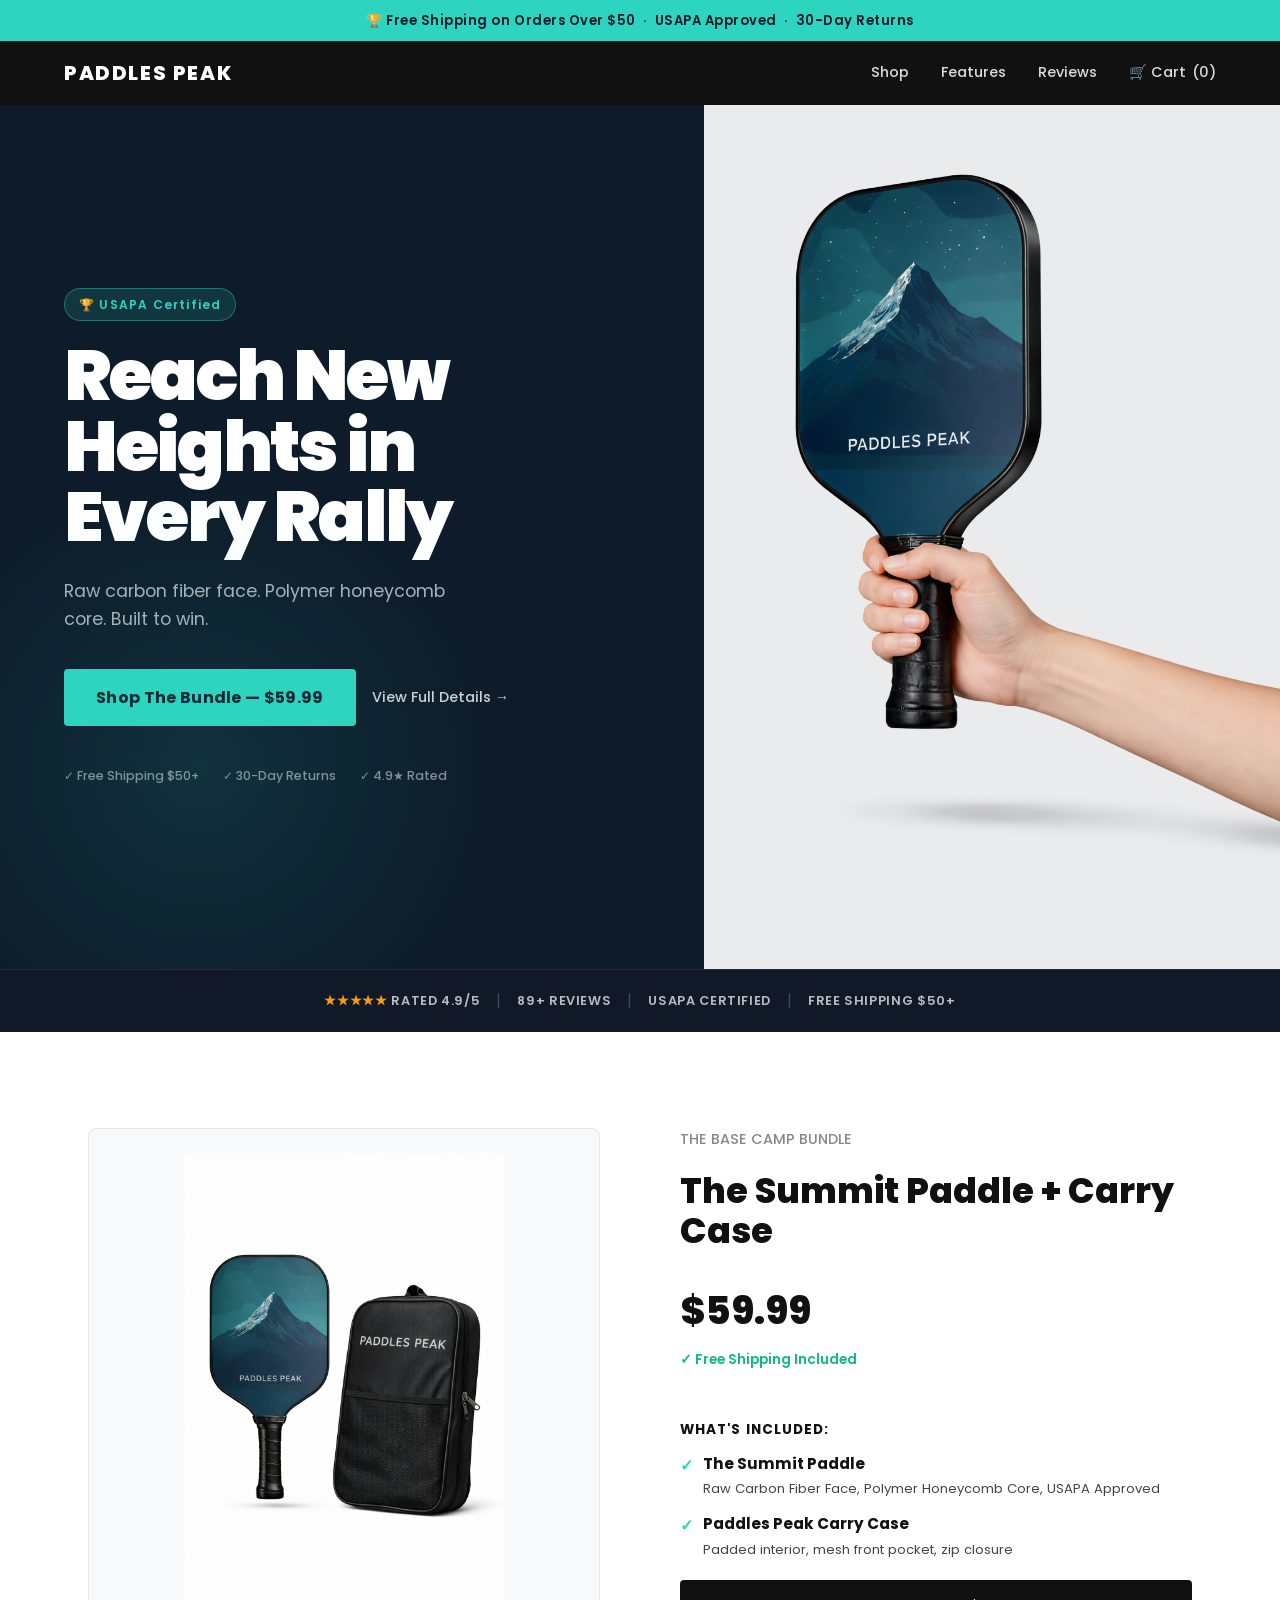
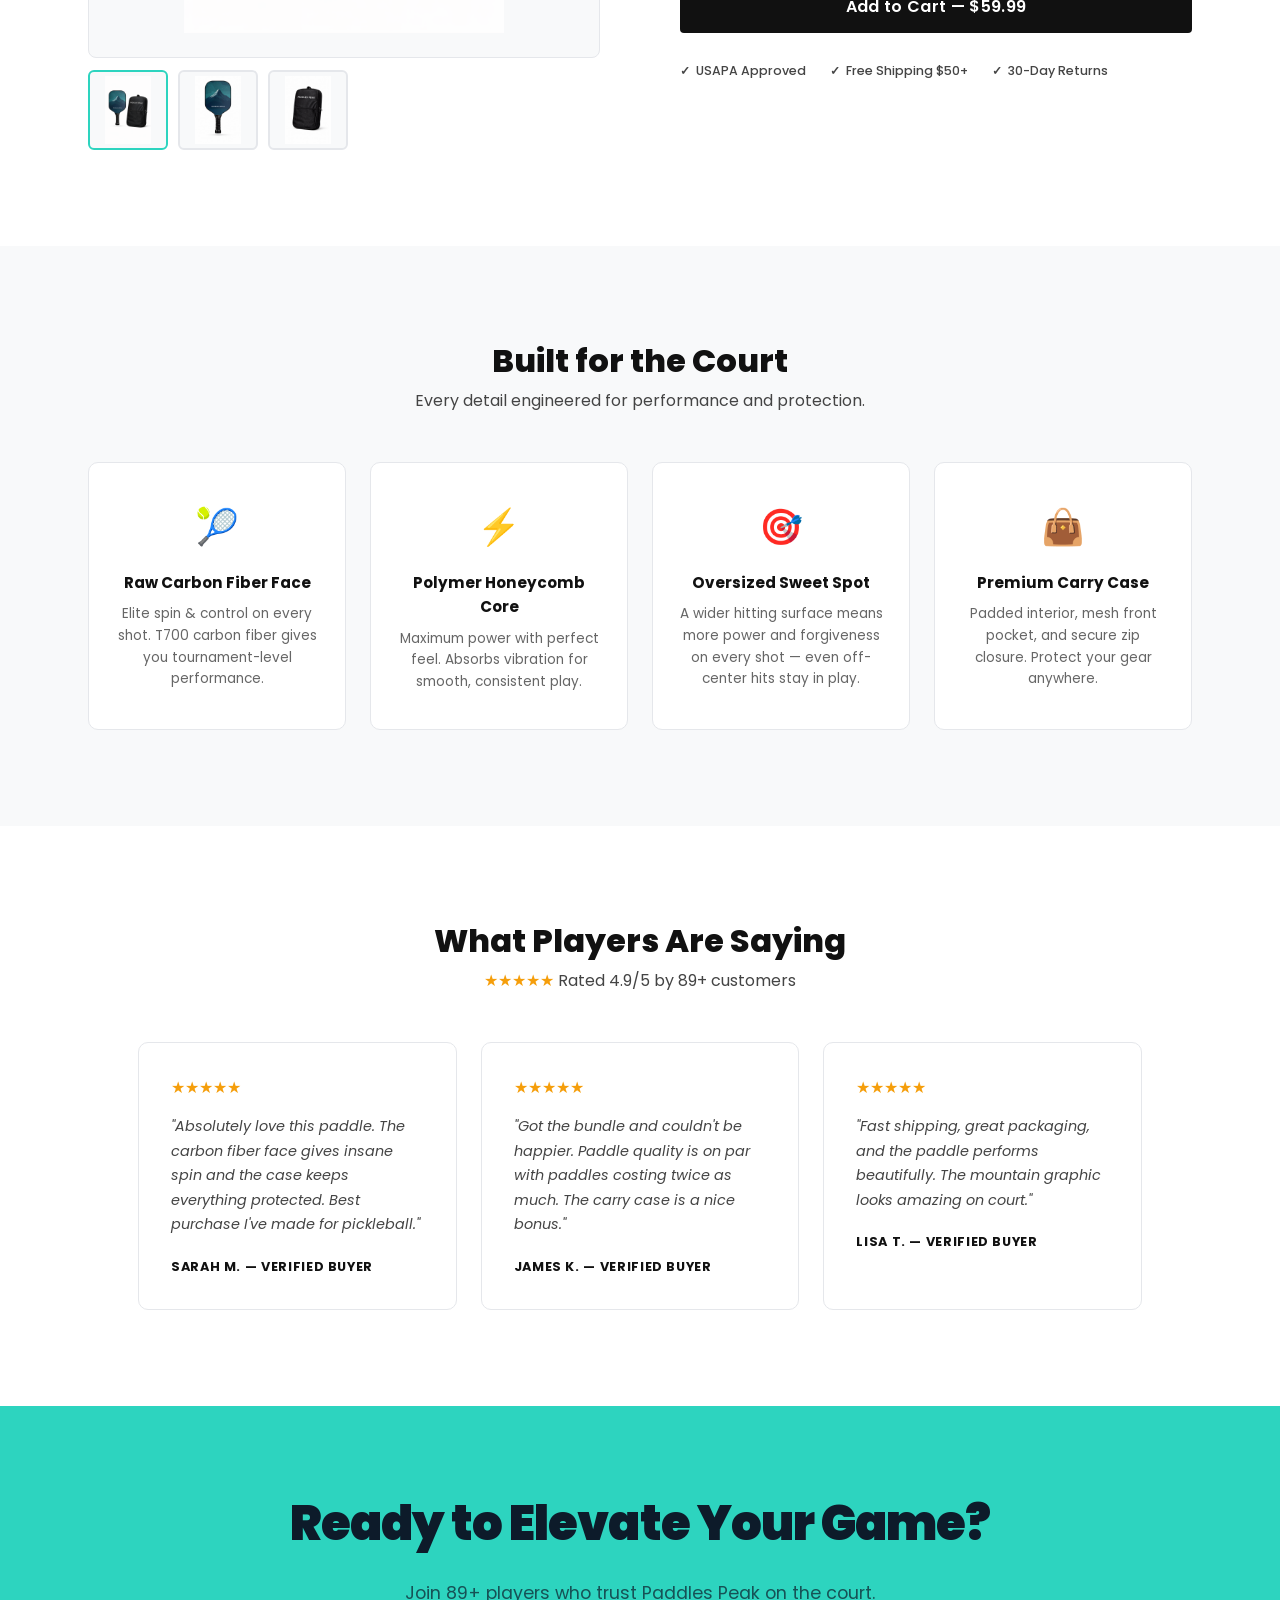
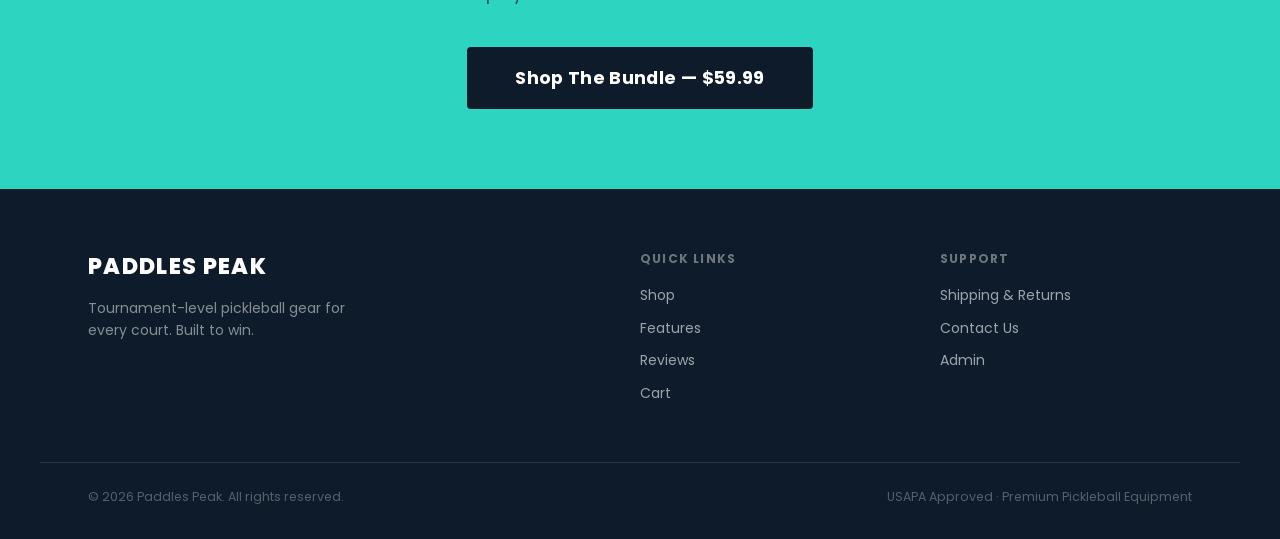
<file: index.html>
<!DOCTYPE html>
<html lang="en">
<head>
  <meta charset="UTF-8">
  <meta name="viewport" content="width=device-width, initial-scale=1.0">
  <title>Paddles Peak — Premium Pickleball Paddles</title>
  <meta name="description" content="Tournament-level pickleball gear. The Base Camp Bundle — Summit Paddle + carry case. USAPA Approved. Free shipping on orders $50+.">
  <link rel="stylesheet" href="css/styles.css">
</head>
<body data-page="index">

  <!-- Announcement Bar -->
  <div class="announcement-bar">
    🏆 Free Shipping on Orders Over $50 &nbsp;·&nbsp; USAPA Approved &nbsp;·&nbsp; 30-Day Returns
  </div>

  <!-- Navbar -->
  <nav class="navbar">
    <div class="nav-inner">
      <a href="index.html" class="nav-logo">PADDLES PEAK</a>
      <div class="nav-links">
        <a href="product.html">Shop</a>
        <a href="index.html#features">Features</a>
        <a href="index.html#reviews">Reviews</a>
        <a href="cart.html" class="nav-cart">🛒 Cart <span class="cart-count">(0)</span></a>
      </div>
      <button class="hamburger" id="hamburger" aria-label="Menu">
        <span></span><span></span><span></span>
      </button>
    </div>
  </nav>
  <div class="mobile-menu" id="mobile-menu">
    <a href="product.html">Shop</a>
    <a href="index.html#features">Features</a>
    <a href="index.html#reviews">Reviews</a>
    <a href="cart.html">🛒 Cart <span class="cart-count">(0)</span></a>
  </div>

  <!-- Hero -->
  <section class="hero">
    <div class="hero-content">
      <div class="hero-eyebrow">
        <span class="eyebrow-badge">🏆 USAPA Certified</span>
      </div>
      <h1 class="hero-headline">
        Reach New<br>Heights in<br>Every Rally
      </h1>
      <p class="hero-sub">Raw carbon fiber face. Polymer honeycomb core. Built to win.</p>
      <div class="hero-actions">
        <button class="btn-hero-primary add-to-cart-btn">Shop The Bundle — $59.99</button>
        <a href="product.html" class="btn-hero-secondary">View Full Details →</a>
      </div>
      <div class="hero-trust">
        <span>✓ Free Shipping $50+</span>
        <span>✓ 30-Day Returns</span>
        <span>✓ 4.9★ Rated</span>
      </div>
    </div>
    <div class="hero-image">
      <img src="images/ChatGPT Image Apr 3, 2026, 03_14_13 PM.png"
           alt="The Summit Paddle in hand"
           class="hero-img">
    </div>
  </section>

  <!-- Social Proof Strip -->
  <div class="proof-strip">
    <div class="proof-pills">
      <span class="proof-pill"><span class="stars">★★★★★</span> RATED 4.9/5</span>
      <span class="proof-divider">|</span>
      <span class="proof-pill">89+ REVIEWS</span>
      <span class="proof-divider">|</span>
      <span class="proof-pill">USAPA CERTIFIED</span>
      <span class="proof-divider">|</span>
      <span class="proof-pill">FREE SHIPPING $50+</span>
    </div>
  </div>

  <!-- Product Highlight Section -->
  <section class="product-section">
    <div class="product-layout">
      <!-- Gallery -->
      <div class="gallery-col">
        <div class="gallery-main">
          <img id="gallery-main"
            src="images/ChatGPT Image Apr 3, 2026, 03_14_19 PM.png"
            alt="The Base Camp Bundle — paddle and case">
        </div>
        <div class="gallery-thumbs">
          <div class="gallery-thumb active"
            data-src="images/ChatGPT Image Apr 3, 2026, 03_14_19 PM.png"
            data-alt="Bundle shot — paddle and case">
            <img src="images/ChatGPT Image Apr 3, 2026, 03_14_19 PM.png" alt="Bundle">
          </div>
          <div class="gallery-thumb"
            data-src="images/ChatGPT Image Apr 3, 2026, 03_14_04 PM.png"
            data-alt="Paddle front">
            <img src="images/ChatGPT Image Apr 3, 2026, 03_14_04 PM.png" alt="Paddle">
          </div>
          <div class="gallery-thumb"
            data-src="images/ChatGPT Image Apr 3, 2026, 03_14_23 PM.png"
            data-alt="Carry case render">
            <img src="images/ChatGPT Image Apr 3, 2026, 03_14_23 PM.png" alt="Case">
          </div>
        </div>
      </div>

      <!-- Product Info -->
      <div class="product-info">
        <div>
          <p class="product-subtitle">THE BASE CAMP BUNDLE</p>
          <h2 class="product-name">The Summit Paddle + Carry Case</h2>
        </div>
        <div>
          <p class="product-price">$59.99</p>
          <p class="product-price-note">✓ Free Shipping Included</p>
        </div>

        <div>
          <p class="includes-title">What's Included:</p>
          <div class="includes-list">
            <div class="includes-item">
              <span class="check">✓</span>
              <div class="includes-item-text">
                <strong>The Summit Paddle</strong>
                <p>Raw Carbon Fiber Face, Polymer Honeycomb Core, USAPA Approved</p>
              </div>
            </div>
            <div class="includes-item">
              <span class="check">✓</span>
              <div class="includes-item-text">
                <strong>Paddles Peak Carry Case</strong>
                <p>Padded interior, mesh front pocket, zip closure</p>
              </div>
            </div>
          </div>
        </div>

        <button class="btn-primary add-to-cart-btn">Add to Cart — $59.99</button>
        <div class="hero-trust" style="margin-top:8px;">
          <span class="trust-badge"><span class="check">✓</span> USAPA Approved</span>
          <span class="trust-badge"><span class="check">✓</span> Free Shipping $50+</span>
          <span class="trust-badge"><span class="check">✓</span> 30-Day Returns</span>
        </div>
      </div>
    </div>
  </section>

  <!-- Features Section -->
  <section class="features-section" id="features">
    <div style="text-align:center;padding:0 24px;">
      <h2 class="section-title">Built for the Court</h2>
      <p class="section-sub">Every detail engineered for performance and protection.</p>
    </div>
    <div class="features-grid">
      <div class="feature-card">
        <div class="feature-icon">🎾</div>
        <h3 class="feature-title">Raw Carbon Fiber Face</h3>
        <p class="feature-desc">Elite spin &amp; control on every shot. T700 carbon fiber gives you tournament-level performance.</p>
      </div>
      <div class="feature-card">
        <div class="feature-icon">⚡</div>
        <h3 class="feature-title">Polymer Honeycomb Core</h3>
        <p class="feature-desc">Maximum power with perfect feel. Absorbs vibration for smooth, consistent play.</p>
      </div>
      <div class="feature-card">
        <div class="feature-icon">🎯</div>
        <h3 class="feature-title">Oversized Sweet Spot</h3>
        <p class="feature-desc">A wider hitting surface means more power and forgiveness on every shot — even off-center hits stay in play.</p>
      </div>
      <div class="feature-card">
        <div class="feature-icon">👜</div>
        <h3 class="feature-title">Premium Carry Case</h3>
        <p class="feature-desc">Padded interior, mesh front pocket, and secure zip closure. Protect your gear anywhere.</p>
      </div>
    </div>
  </section>

  <!-- Reviews Section -->
  <section class="reviews-section" id="reviews">
    <div style="text-align:center;padding:0 24px;">
      <h2 class="section-title">What Players Are Saying</h2>
      <p class="section-sub"><span style="color:#f59e0b;">★★★★★</span> Rated 4.9/5 by 89+ customers</p>
    </div>
    <div class="reviews-grid">
      <div class="review-card">
        <div class="review-stars">★★★★★</div>
        <p class="review-text">"Absolutely love this paddle. The carbon fiber face gives insane spin and the case keeps everything protected. Best purchase I've made for pickleball."</p>
        <p class="review-author">Sarah M. — Verified Buyer</p>
      </div>
      <div class="review-card">
        <div class="review-stars">★★★★★</div>
        <p class="review-text">"Got the bundle and couldn't be happier. Paddle quality is on par with paddles costing twice as much. The carry case is a nice bonus."</p>
        <p class="review-author">James K. — Verified Buyer</p>
      </div>
      <div class="review-card">
        <div class="review-stars">★★★★★</div>
        <p class="review-text">"Fast shipping, great packaging, and the paddle performs beautifully. The mountain graphic looks amazing on court."</p>
        <p class="review-author">Lisa T. — Verified Buyer</p>
      </div>
    </div>
  </section>

  <!-- CTA Band -->
  <section class="cta-band">
    <h2>Ready to Elevate Your Game?</h2>
    <p>Join 89+ players who trust Paddles Peak on the court.</p>
    <button class="btn-cta add-to-cart-btn">Shop The Bundle — $59.99</button>
  </section>

  <!-- Footer -->
  <footer class="footer">
    <div class="footer-inner">
      <div>
        <div class="footer-brand-name">PADDLES PEAK</div>
        <p class="footer-tagline">Tournament-level pickleball gear for every court. Built to win.</p>
      </div>
      <div>
        <div class="footer-col-title">Quick Links</div>
        <div class="footer-links">
          <a href="product.html">Shop</a>
          <a href="index.html#features">Features</a>
          <a href="index.html#reviews">Reviews</a>
          <a href="cart.html">Cart</a>
        </div>
      </div>
      <div>
        <div class="footer-col-title">Support</div>
        <div class="footer-links">
          <a href="#">Shipping &amp; Returns</a>
          <a href="#">Contact Us</a>
          <a href="admin.html">Admin</a>
        </div>
      </div>
    </div>
    <div class="footer-bottom">
      <span>© 2026 Paddles Peak. All rights reserved.</span>
      <span>USAPA Approved · Premium Pickleball Equipment</span>
    </div>
  </footer>

  <script src="js/product-data.js"></script>
  <script src="js/cart.js"></script>
  <script src="js/main.js"></script>
</body>
</html>
</file>
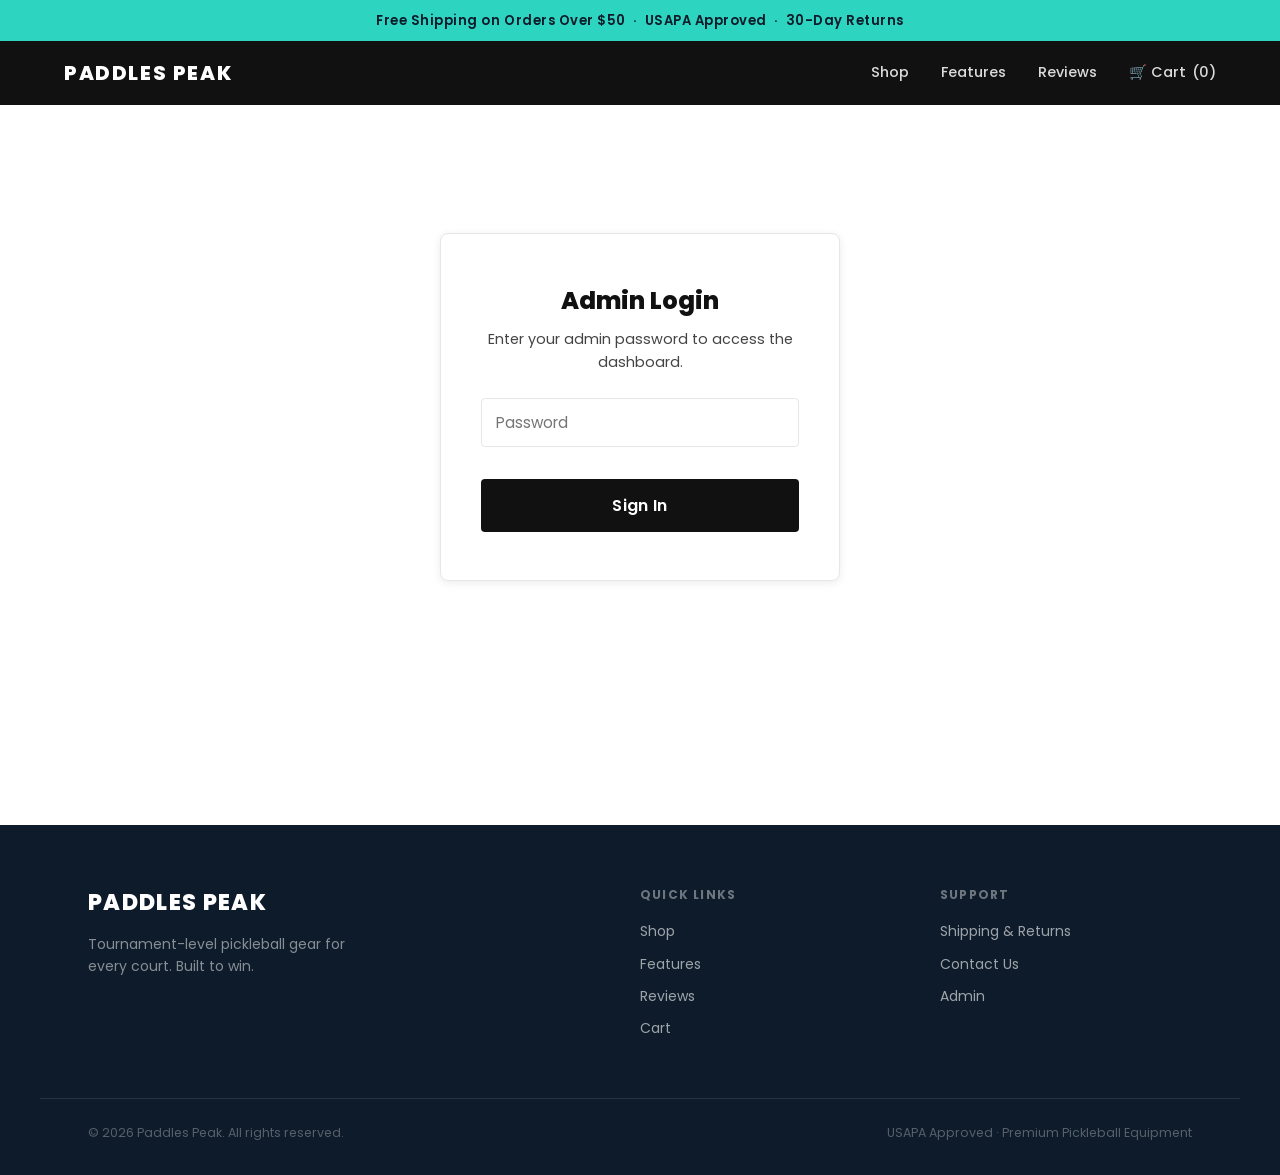
<file: admin.html>
<!DOCTYPE html>
<html lang="en">
<head>
  <meta charset="UTF-8">
  <meta name="viewport" content="width=device-width, initial-scale=1.0">
  <title>Admin — Paddles Peak</title>
  <link rel="stylesheet" href="css/styles.css">
</head>
<body data-page="admin">

  <!-- Announcement Bar -->
  <div class="announcement-bar">
    Free Shipping on Orders Over $50 &nbsp;·&nbsp; USAPA Approved &nbsp;·&nbsp; 30-Day Returns
  </div>

  <!-- Navbar -->
  <nav class="navbar">
    <div class="nav-inner">
      <a href="index.html" class="nav-logo">PADDLES PEAK</a>
      <div class="nav-links">
        <a href="product.html">Shop</a>
        <a href="index.html#features">Features</a>
        <a href="index.html#reviews">Reviews</a>
        <a href="cart.html" class="nav-cart">🛒 Cart <span class="cart-count">(0)</span></a>
      </div>
      <button class="hamburger" id="hamburger" aria-label="Menu">
        <span></span><span></span><span></span>
      </button>
    </div>
  </nav>
  <div class="mobile-menu" id="mobile-menu">
    <a href="product.html">Shop</a>
    <a href="index.html#features">Features</a>
    <a href="index.html#reviews">Reviews</a>
    <a href="cart.html">🛒 Cart <span class="cart-count">(0)</span></a>
  </div>

  <!-- Admin Login -->
  <section class="admin-section">
    <div class="container">

      <div id="admin-login" class="admin-login">
        <h2>Admin Login</h2>
        <p>Enter your admin password to access the dashboard.</p>
        <input type="password" id="admin-password" placeholder="Password" autocomplete="current-password">
        <p class="error-msg" id="admin-error"></p>
        <button class="btn-primary" id="admin-login-btn">Sign In</button>
      </div>

      <!-- Dashboard (hidden until authed) -->
      <div id="admin-dashboard" style="display:none;">
        <div class="admin-header">
          <h1>Admin Dashboard</h1>
          <button class="btn-secondary" onclick="sessionStorage.removeItem('ppAdmin');location.reload();" style="width:auto;">Sign Out</button>
        </div>

        <!-- Stats Row -->
        <div class="stats-grid">
          <div class="stat-card">
            <div class="stat-label">Total Orders</div>
            <div class="stat-value" id="stat-orders">0</div>
          </div>
          <div class="stat-card">
            <div class="stat-label">Total Revenue</div>
            <div class="stat-value" id="stat-revenue">$0.00</div>
          </div>
          <div class="stat-card">
            <div class="stat-label">Units in Stock</div>
            <div class="stat-value" id="stat-stock">23</div>
          </div>
          <div class="stat-card" id="stat-low-card">
            <div class="stat-label">Stock Alert</div>
            <div class="stat-value" id="stat-low">OK</div>
          </div>
        </div>

        <!-- Inventory -->
        <div class="admin-section-title">Inventory</div>
        <table class="data-table" style="margin-bottom:40px;">
          <thead>
            <tr>
              <th>Product</th>
              <th>Price</th>
              <th>Stock</th>
              <th>Status</th>
              <th>Action</th>
            </tr>
          </thead>
          <tbody>
            <tr>
              <td><strong>The Base Camp Bundle</strong><br><small style="color:#888;">Summit Paddle + Carry Case</small></td>
              <td><strong>$59.99</strong></td>
              <td>
                <input type="number" id="stock-input" class="stock-input" min="0" value="23">
              </td>
              <td><span class="badge badge-success" id="inv-badge">In Stock</span></td>
              <td><button class="save-btn" id="save-stock-btn">Save</button></td>
            </tr>
          </tbody>
        </table>

        <!-- Orders -->
        <div class="admin-section-title">Orders</div>
        <table class="data-table">
          <thead>
            <tr>
              <th>Order #</th>
              <th>Date</th>
              <th>Customer</th>
              <th>Items</th>
              <th>Total</th>
              <th>Status</th>
            </tr>
          </thead>
          <tbody id="orders-tbody">
            <tr><td colspan="6" style="text-align:center;padding:32px;color:#888;">No orders yet</td></tr>
          </tbody>
        </table>
      </div>

    </div>
  </section>

  <!-- Footer -->
  <footer class="footer">
    <div class="footer-inner">
      <div>
        <div class="footer-brand-name">PADDLES PEAK</div>
        <p class="footer-tagline">Tournament-level pickleball gear for every court. Built to win.</p>
      </div>
      <div>
        <div class="footer-col-title">Quick Links</div>
        <div class="footer-links">
          <a href="product.html">Shop</a>
          <a href="index.html#features">Features</a>
          <a href="index.html#reviews">Reviews</a>
          <a href="cart.html">Cart</a>
        </div>
      </div>
      <div>
        <div class="footer-col-title">Support</div>
        <div class="footer-links">
          <a href="#">Shipping &amp; Returns</a>
          <a href="#">Contact Us</a>
          <a href="admin.html">Admin</a>
        </div>
      </div>
    </div>
    <div class="footer-bottom">
      <span>© 2026 Paddles Peak. All rights reserved.</span>
      <span>USAPA Approved · Premium Pickleball Equipment</span>
    </div>
  </footer>

  <script src="js/product-data.js"></script>
  <script src="js/cart.js"></script>
  <script src="js/main.js"></script>
</body>
</html>
</file>
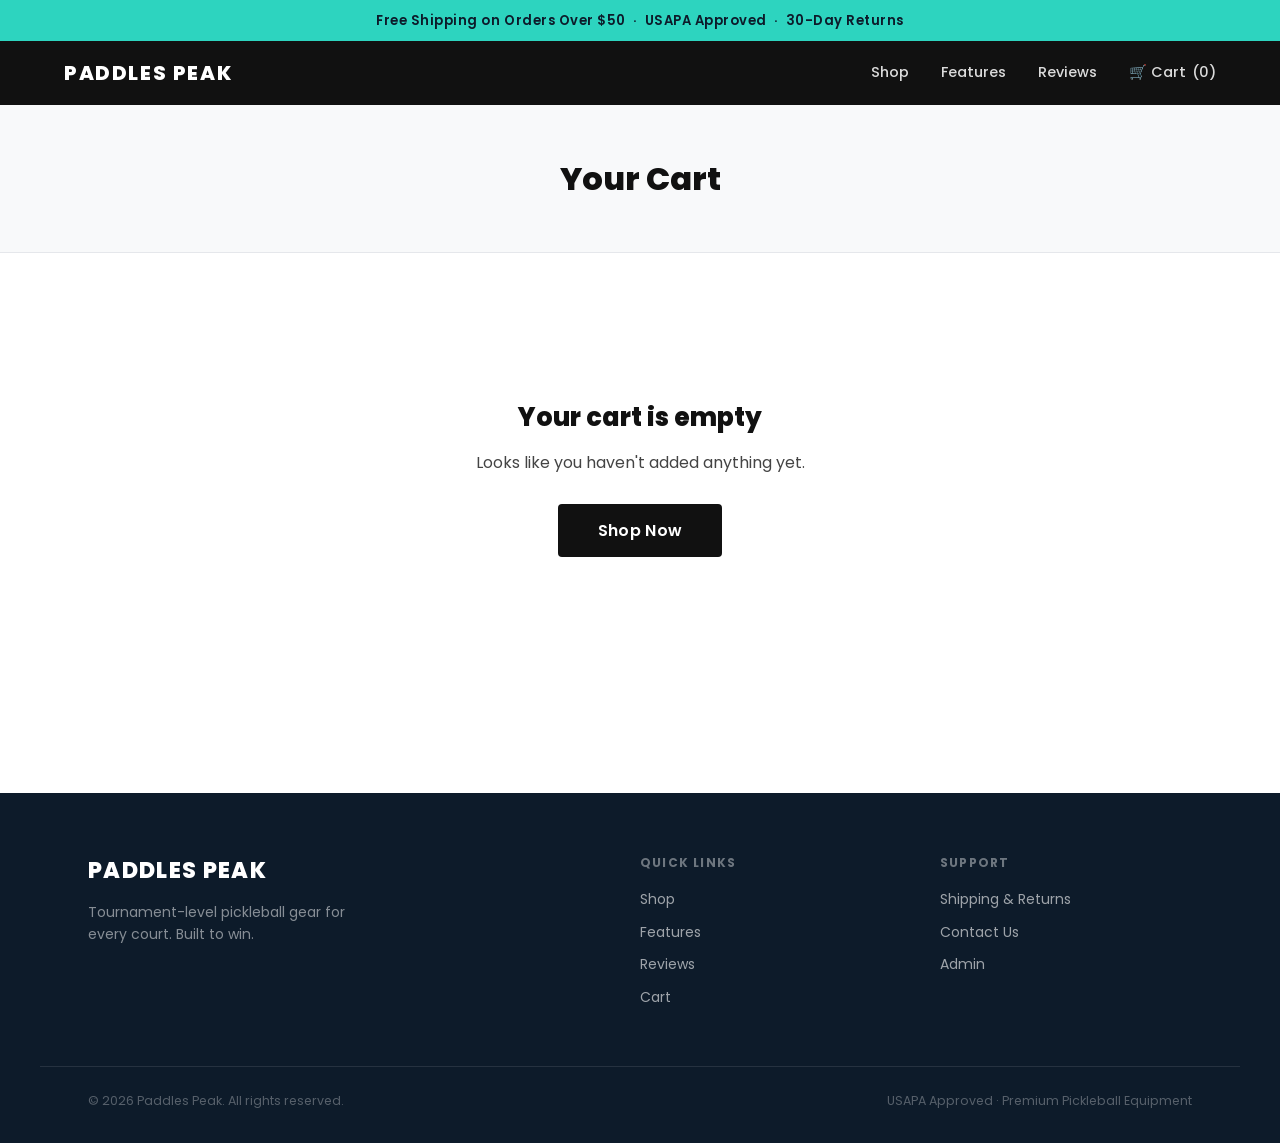
<file: cart.html>
<!DOCTYPE html>
<html lang="en">
<head>
  <meta charset="UTF-8">
  <meta name="viewport" content="width=device-width, initial-scale=1.0">
  <title>Cart — Paddles Peak</title>
  <link rel="stylesheet" href="css/styles.css">
</head>
<body data-page="cart">

  <!-- Announcement Bar -->
  <div class="announcement-bar">
    Free Shipping on Orders Over $50 &nbsp;·&nbsp; USAPA Approved &nbsp;·&nbsp; 30-Day Returns
  </div>

  <!-- Navbar -->
  <nav class="navbar">
    <div class="nav-inner">
      <a href="index.html" class="nav-logo">PADDLES PEAK</a>
      <div class="nav-links">
        <a href="product.html">Shop</a>
        <a href="index.html#features">Features</a>
        <a href="index.html#reviews">Reviews</a>
        <a href="cart.html" class="nav-cart">🛒 Cart <span class="cart-count">(0)</span></a>
      </div>
      <button class="hamburger" id="hamburger" aria-label="Menu">
        <span></span><span></span><span></span>
      </button>
    </div>
  </nav>
  <div class="mobile-menu" id="mobile-menu">
    <a href="product.html">Shop</a>
    <a href="index.html#features">Features</a>
    <a href="index.html#reviews">Reviews</a>
    <a href="cart.html">🛒 Cart <span class="cart-count">(0)</span></a>
  </div>

  <!-- Page Header -->
  <div class="page-header">
    <div class="container">
      <h1>Your Cart</h1>
    </div>
  </div>

  <!-- Cart Content -->
  <section class="cart-section">
    <div class="container">
      <div id="cart-container">
        <!-- Rendered by JS -->
        <div style="text-align:center;padding:60px 0;color:#888;">Loading cart...</div>
      </div>
    </div>
  </section>

  <!-- Footer -->
  <footer class="footer">
    <div class="footer-inner">
      <div>
        <div class="footer-brand-name">PADDLES PEAK</div>
        <p class="footer-tagline">Tournament-level pickleball gear for every court. Built to win.</p>
      </div>
      <div>
        <div class="footer-col-title">Quick Links</div>
        <div class="footer-links">
          <a href="product.html">Shop</a>
          <a href="index.html#features">Features</a>
          <a href="index.html#reviews">Reviews</a>
          <a href="cart.html">Cart</a>
        </div>
      </div>
      <div>
        <div class="footer-col-title">Support</div>
        <div class="footer-links">
          <a href="#">Shipping &amp; Returns</a>
          <a href="#">Contact Us</a>
          <a href="admin.html">Admin</a>
        </div>
      </div>
    </div>
    <div class="footer-bottom">
      <span>© 2026 Paddles Peak. All rights reserved.</span>
      <span>USAPA Approved · Premium Pickleball Equipment</span>
    </div>
  </footer>

  <script src="js/product-data.js"></script>
  <script src="js/cart.js"></script>
  <script src="js/main.js"></script>
</body>
</html>
</file>
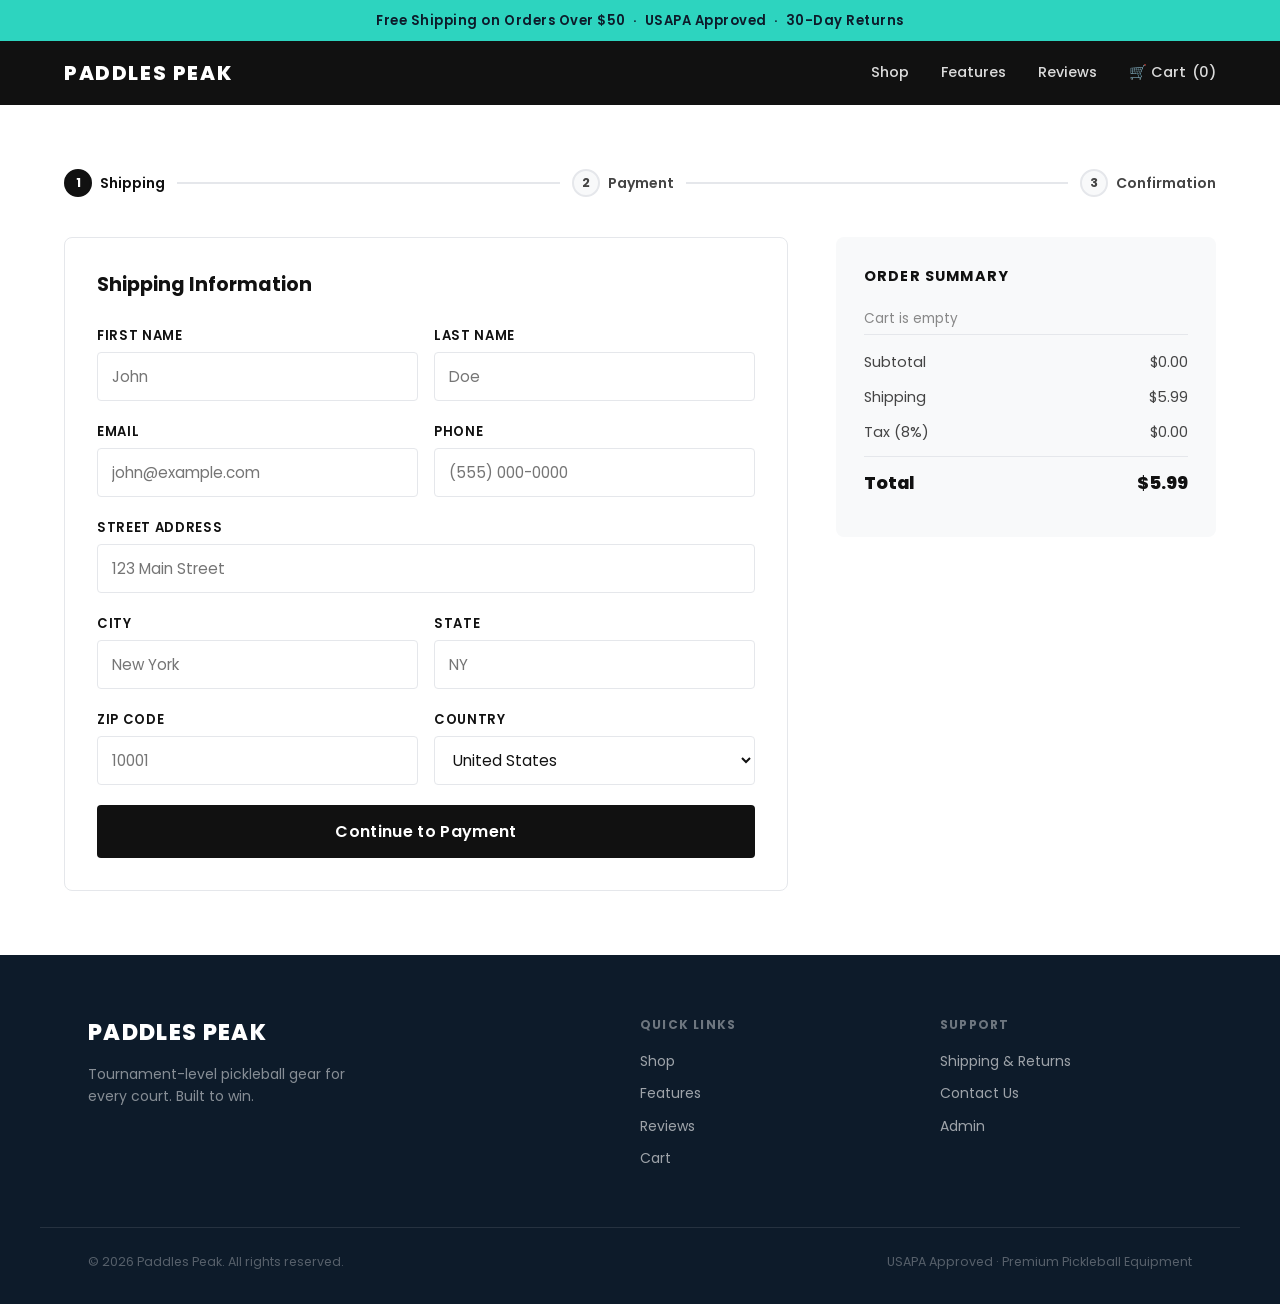
<file: checkout.html>
<!DOCTYPE html>
<html lang="en">
<head>
  <meta charset="UTF-8">
  <meta name="viewport" content="width=device-width, initial-scale=1.0">
  <title>Checkout — Paddles Peak</title>
  <link rel="stylesheet" href="css/styles.css">
</head>
<body data-page="checkout">

  <!-- Announcement Bar -->
  <div class="announcement-bar">
    Free Shipping on Orders Over $50 &nbsp;·&nbsp; USAPA Approved &nbsp;·&nbsp; 30-Day Returns
  </div>

  <!-- Navbar -->
  <nav class="navbar">
    <div class="nav-inner">
      <a href="index.html" class="nav-logo">PADDLES PEAK</a>
      <div class="nav-links">
        <a href="product.html">Shop</a>
        <a href="index.html#features">Features</a>
        <a href="index.html#reviews">Reviews</a>
        <a href="cart.html" class="nav-cart">🛒 Cart <span class="cart-count">(0)</span></a>
      </div>
      <button class="hamburger" id="hamburger" aria-label="Menu">
        <span></span><span></span><span></span>
      </button>
    </div>
  </nav>
  <div class="mobile-menu" id="mobile-menu">
    <a href="product.html">Shop</a>
    <a href="index.html#features">Features</a>
    <a href="index.html#reviews">Reviews</a>
    <a href="cart.html">🛒 Cart <span class="cart-count">(0)</span></a>
  </div>

  <!-- Checkout -->
  <section class="checkout-section">
    <div class="container">

      <!-- Progress Indicator -->
      <div class="checkout-progress">
        <div class="progress-step active" id="step-indicator-1">
          <div class="progress-num">1</div>
          <span>Shipping</span>
        </div>
        <div class="progress-line"></div>
        <div class="progress-step" id="step-indicator-2">
          <div class="progress-num">2</div>
          <span>Payment</span>
        </div>
        <div class="progress-line"></div>
        <div class="progress-step" id="step-indicator-3">
          <div class="progress-num">3</div>
          <span>Confirmation</span>
        </div>
      </div>

      <div class="checkout-layout">
        <!-- Left: Form Steps -->
        <div class="checkout-forms">

          <!-- Step 1: Shipping -->
          <div class="checkout-step active" id="checkout-step-1">
            <div class="checkout-form-card">
              <h2>Shipping Information</h2>
              <form id="shipping-form" novalidate>
                <div class="form-row">
                  <div class="form-group">
                    <label for="first-name">First Name</label>
                    <input type="text" id="first-name" name="first-name" placeholder="John" required>
                  </div>
                  <div class="form-group">
                    <label for="last-name">Last Name</label>
                    <input type="text" id="last-name" name="last-name" placeholder="Doe" required>
                  </div>
                </div>
                <div class="form-row">
                  <div class="form-group">
                    <label for="email">Email</label>
                    <input type="email" id="email" name="email" placeholder="john@example.com" required>
                  </div>
                  <div class="form-group">
                    <label for="phone">Phone</label>
                    <input type="tel" id="phone" name="phone" placeholder="(555) 000-0000">
                  </div>
                </div>
                <div class="form-group">
                  <label for="address">Street Address</label>
                  <input type="text" id="address" name="address" placeholder="123 Main Street" required>
                </div>
                <div class="form-row">
                  <div class="form-group">
                    <label for="city">City</label>
                    <input type="text" id="city" name="city" placeholder="New York" required>
                  </div>
                  <div class="form-group">
                    <label for="state">State</label>
                    <input type="text" id="state" name="state" placeholder="NY" required>
                  </div>
                </div>
                <div class="form-row">
                  <div class="form-group">
                    <label for="zip">ZIP Code</label>
                    <input type="text" id="zip" name="zip" placeholder="10001" required>
                  </div>
                  <div class="form-group">
                    <label for="country">Country</label>
                    <select id="country" name="country">
                      <option>United States</option>
                      <option>Canada</option>
                      <option>United Kingdom</option>
                      <option>Australia</option>
                    </select>
                  </div>
                </div>
                <button type="button" class="btn-primary" id="continue-to-payment">Continue to Payment</button>
              </form>
            </div>
          </div>

          <!-- Step 2: Payment -->
          <div class="checkout-step" id="checkout-step-2">
            <div class="checkout-form-card">
              <h2>Payment Details</h2>
              <form id="payment-form" novalidate>
                <div class="form-group">
                  <label for="card-number">Card Number</label>
                  <input type="text" id="card-number" name="card-number" placeholder="1234 5678 9012 3456" maxlength="19" required>
                </div>
                <div class="form-group">
                  <label for="card-name">Name on Card</label>
                  <input type="text" id="card-name" name="card-name" placeholder="John Doe" required>
                </div>
                <div class="form-row">
                  <div class="form-group">
                    <label for="card-expiry">Expiry (MM/YY)</label>
                    <input type="text" id="card-expiry" name="card-expiry" placeholder="12/27" maxlength="5" required>
                  </div>
                  <div class="form-group">
                    <label for="card-cvv">CVV</label>
                    <input type="text" id="card-cvv" name="card-cvv" placeholder="123" maxlength="4" required>
                  </div>
                </div>
                <p style="font-size:.8rem;color:#888;margin-bottom:20px;">🔒 Your payment information is encrypted and secure. This is a demo site — no real charges will be made.</p>
                <button type="button" class="btn-primary" id="place-order-btn">Place Order</button>
              </form>
            </div>
          </div>

          <!-- Step 3: Confirmation -->
          <div class="checkout-step" id="checkout-step-3">
            <div class="checkout-form-card">
              <div class="confirmation-box">
                <div class="big-check">��</div>
                <h2>Order Confirmed!</h2>
                <p>Thank you, <strong id="confirm-name"></strong>!</p>
                <p>You'll receive a confirmation email shortly.</p>
                <div class="order-number" id="order-number">PP-00000</div>
                <div style="margin:20px 0;background:#F8F9FA;border-radius:6px;padding:16px;text-align:left;">
                  <div style="font-weight:700;font-size:.85rem;color:#111;margin-bottom:8px;">ORDER SUMMARY</div>
                  <div style="font-size:.9rem;color:#444;">The Base Camp Bundle × 1</div>
                  <div style="font-size:.9rem;color:#444;margin-top:4px;">Total: <strong id="confirm-total">$0.00</strong></div>
                </div>
                <a href="index.html" class="btn-primary" style="width:auto;display:inline-block;padding:14px 40px;margin-top:8px;">Continue Shopping</a>
              </div>
            </div>
          </div>

        </div>

        <!-- Right: Order Summary -->
        <div class="checkout-summary">
          <h3>Order Summary</h3>
          <div id="checkout-items">
            <!-- Rendered by JS -->
          </div>
          <div style="border-top:1px solid #E5E7EB;padding-top:16px;margin-top:4px;">
            <div class="summary-row"><span>Subtotal</span><span id="checkout-subtotal">$0.00</span></div>
            <div class="summary-row"><span>Shipping</span><span id="checkout-shipping">—</span></div>
            <div class="summary-row"><span>Tax (8%)</span><span id="checkout-tax">$0.00</span></div>
            <div class="summary-row total"><span>Total</span><span id="checkout-total">$0.00</span></div>
          </div>
        </div>

      </div>
    </div>
  </section>

  <!-- Footer -->
  <footer class="footer">
    <div class="footer-inner">
      <div>
        <div class="footer-brand-name">PADDLES PEAK</div>
        <p class="footer-tagline">Tournament-level pickleball gear for every court. Built to win.</p>
      </div>
      <div>
        <div class="footer-col-title">Quick Links</div>
        <div class="footer-links">
          <a href="product.html">Shop</a>
          <a href="index.html#features">Features</a>
          <a href="index.html#reviews">Reviews</a>
          <a href="cart.html">Cart</a>
        </div>
      </div>
      <div>
        <div class="footer-col-title">Support</div>
        <div class="footer-links">
          <a href="#">Shipping &amp; Returns</a>
          <a href="#">Contact Us</a>
          <a href="admin.html">Admin</a>
        </div>
      </div>
    </div>
    <div class="footer-bottom">
      <span>© 2026 Paddles Peak. All rights reserved.</span>
      <span>USAPA Approved · Premium Pickleball Equipment</span>
    </div>
  </footer>

  <script src="js/product-data.js"></script>
  <script src="js/cart.js"></script>
  <script src="js/main.js"></script>
</body>
</html>
</file>
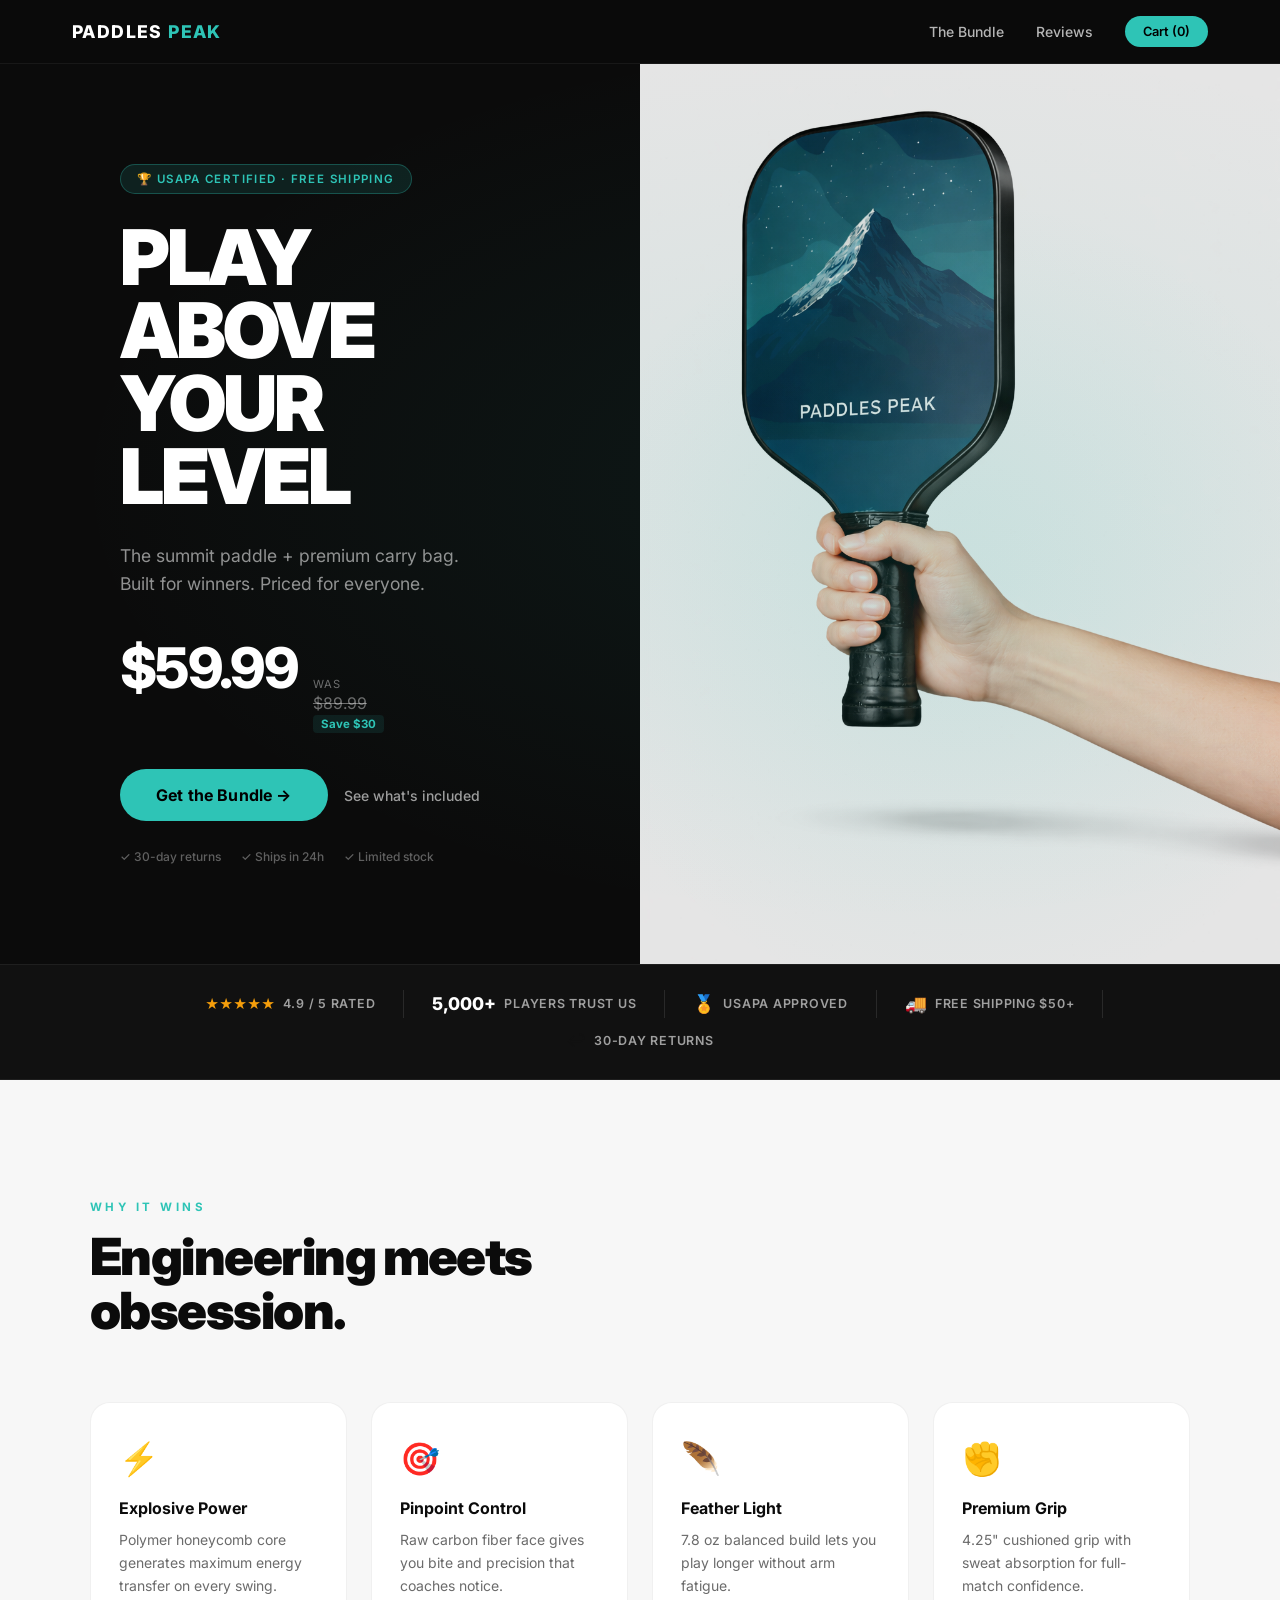
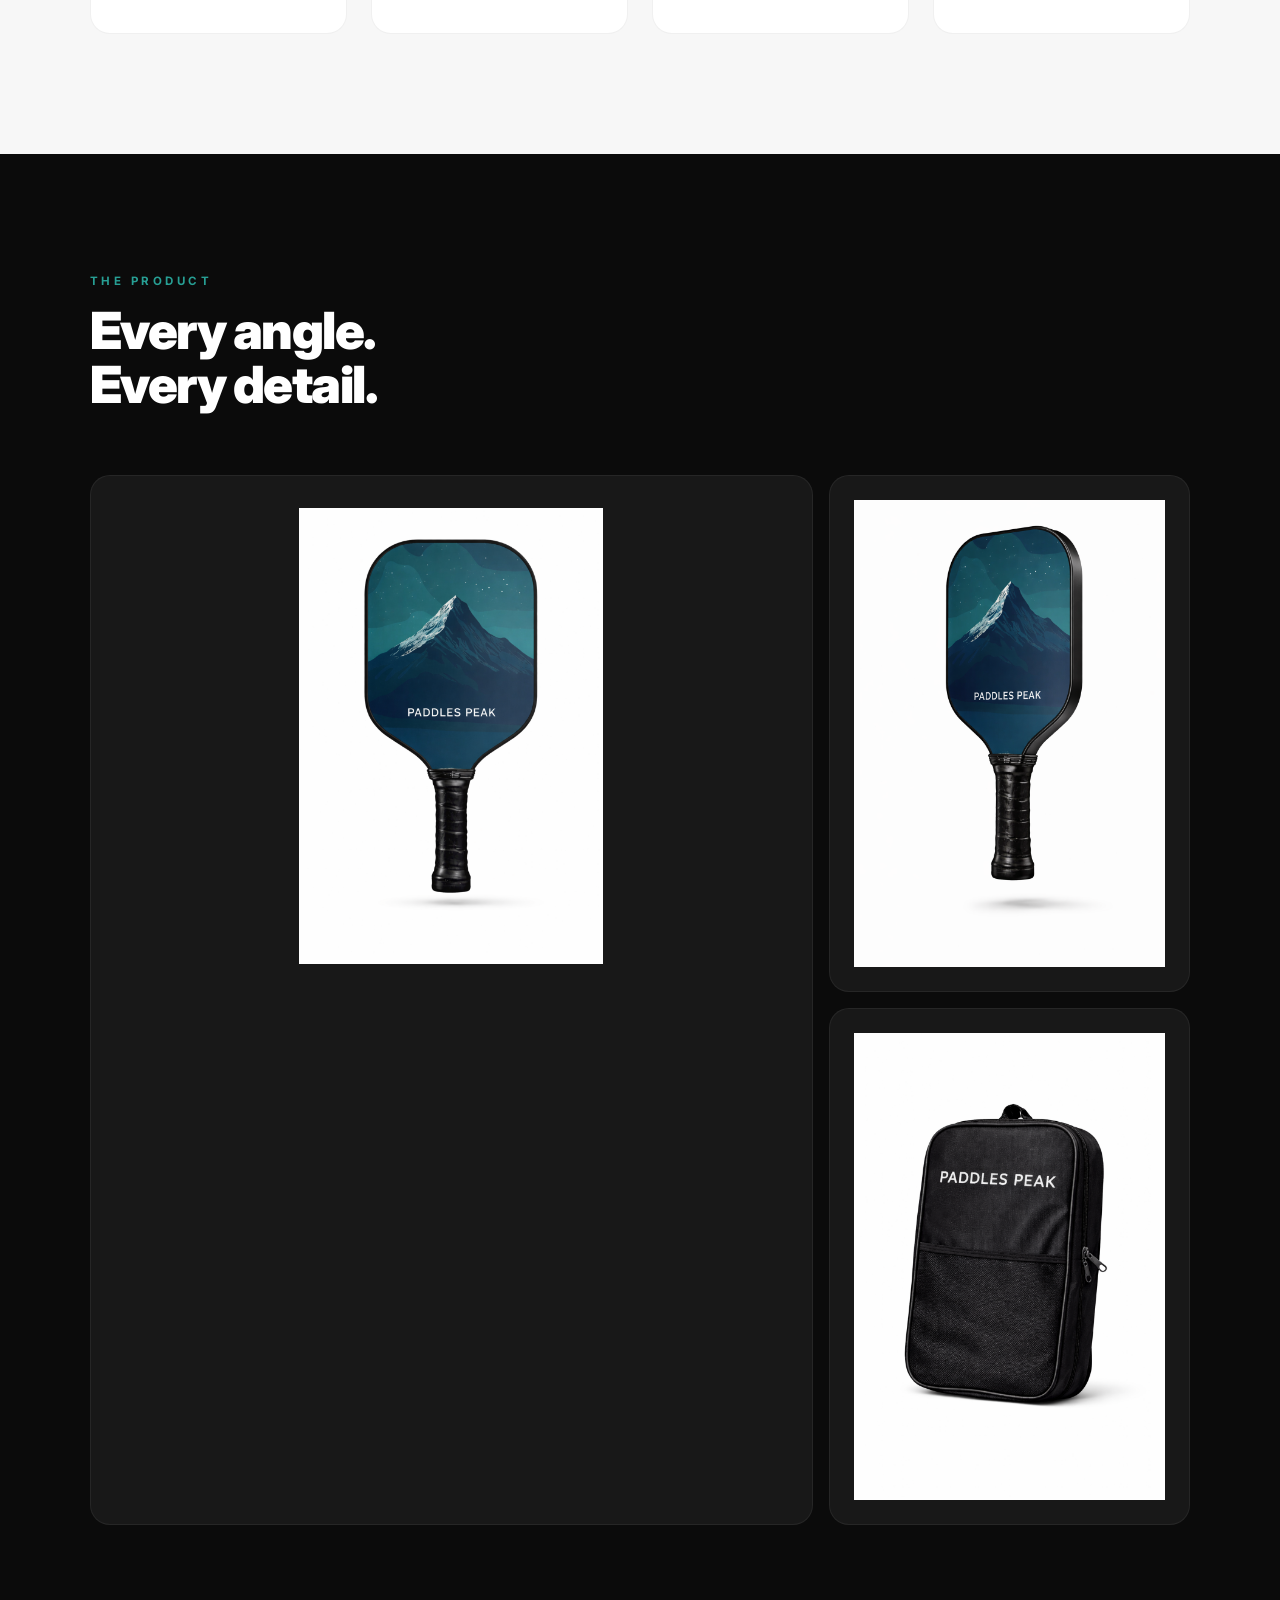
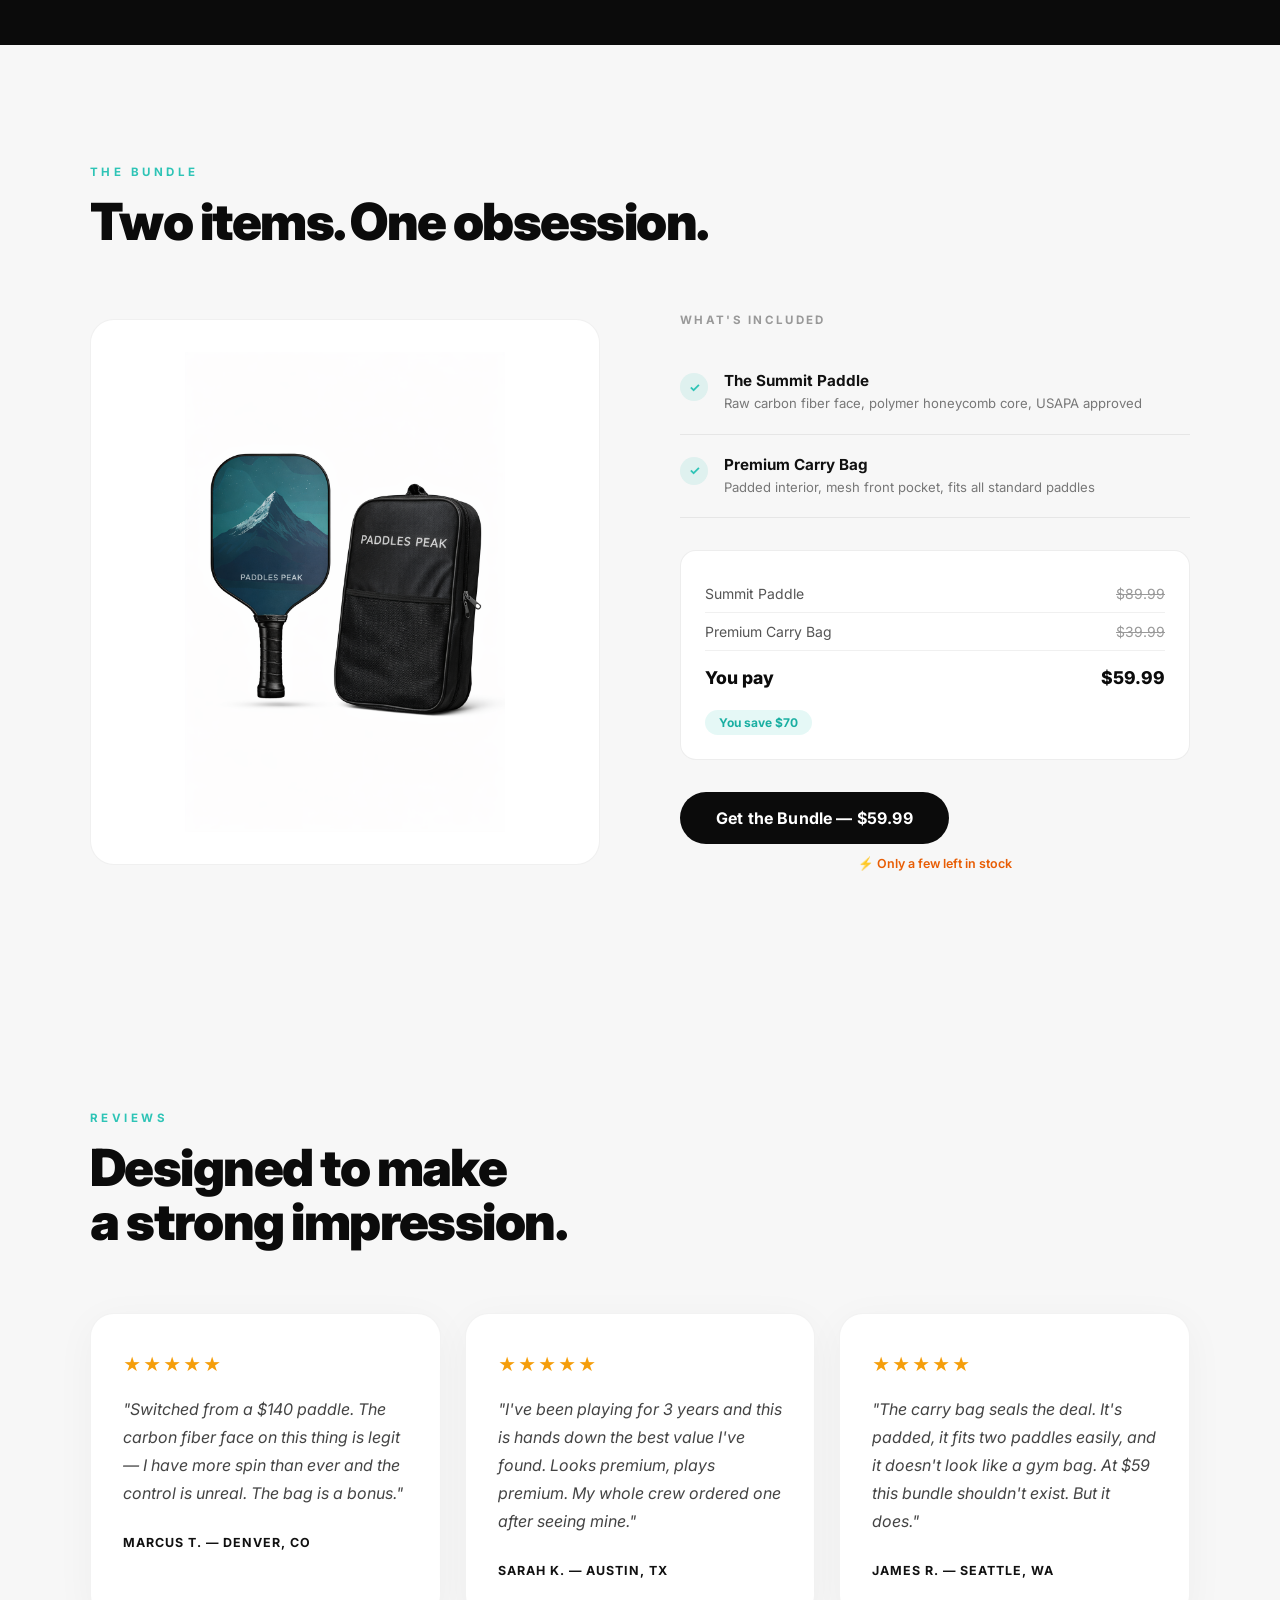
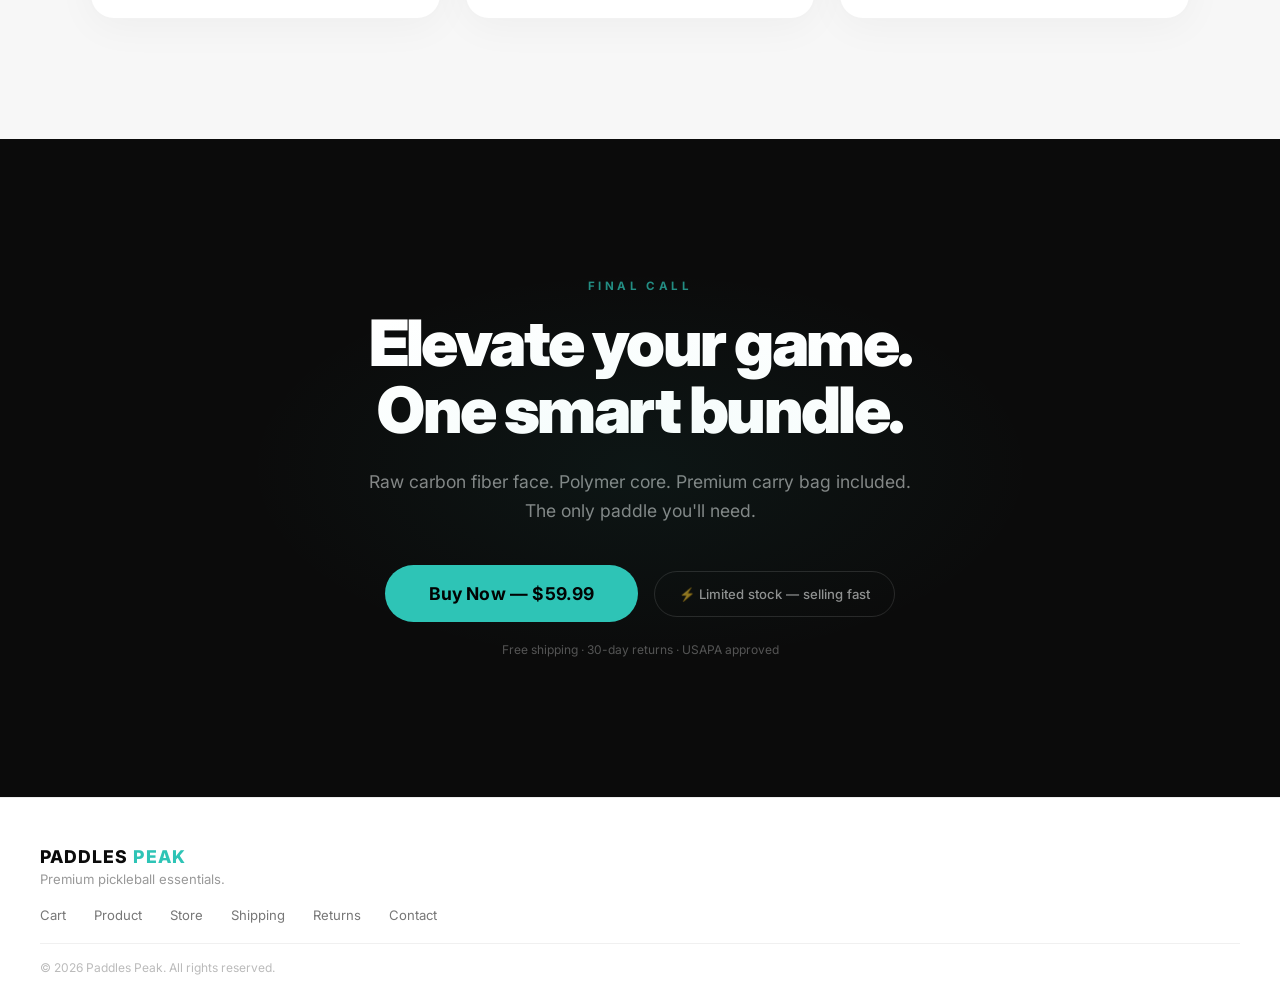
<file: landing.html>
<!DOCTYPE html>
<html lang="en">
<head>
  <meta charset="UTF-8">
  <meta name="viewport" content="width=device-width, initial-scale=1.0">
  <title>Base Camp Bundle — Paddles Peak</title>
  <meta name="description" content="The Summit Paddle + Premium Carry Bag. USAPA Certified. Only $59.99. Free shipping. 30-day returns.">

  <!-- Google Fonts -->
  <link rel="preconnect" href="https://fonts.googleapis.com">
  <link rel="preconnect" href="https://fonts.gstatic.com" crossorigin>
  <link href="https://fonts.googleapis.com/css2?family=Inter:wght@300;400;500;600;700;800;900&display=swap" rel="stylesheet">

  <!-- Landing page styles -->
  <link rel="stylesheet" href="css/landing.css">

  <style>
    /* ---- Inline overrides / tweaks ---- */
    .final-cta .section-container {
      text-align: center;
      max-width: 720px;
    }
    .final-cta .section-label {
      color: rgba(46,196,182,0.7);
      text-align: center;
    }
    .final-cta-headline {
      font-size: clamp(2.5rem, 5vw, 5rem);
      font-weight: 900;
      color: #fff;
      letter-spacing: -0.04em;
      margin: 16px 0 24px;
      line-height: 1.05;
    }
    .final-cta-sub {
      font-size: 1.1rem;
      color: rgba(255,255,255,0.5);
      margin-bottom: 40px;
      line-height: 1.65;
    }
    .final-cta-row {
      display: flex;
      gap: 16px;
      justify-content: center;
      align-items: center;
      flex-wrap: wrap;
      margin-bottom: 20px;
    }
    .final-cta-urgency {
      border: 1px solid rgba(255,255,255,0.12);
      border-radius: 100px;
      padding: 14px 24px;
      font-size: 0.82rem;
      color: rgba(255,255,255,0.55);
      font-weight: 500;
    }
    .final-cta-footnote {
      font-size: 0.75rem;
      color: rgba(255,255,255,0.3);
    }
  </style>
</head>
<body>

  <!-- ====================================================
       0. STICKY HEADER
  ===================================================== -->
  <header class="site-header">
    <div class="header-inner">
      <a href="index.html" class="logo">PADDLES <span>PEAK</span></a>
      <nav class="header-nav">
        <a href="#bundle">The Bundle</a>
        <a href="#reviews">Reviews</a>
        <a href="cart.html" class="header-cart">Cart <span class="cart-count">(0)</span></a>
      </nav>
    </div>
  </header>

  <!-- ====================================================
       1. HERO
  ===================================================== -->
  <section class="hero" id="hero">
    <div class="hero-content">
      <div class="hero-badge">🏆 USAPA Certified · Free Shipping</div>
      <h1 class="hero-headline">PLAY ABOVE<br>YOUR LEVEL</h1>
      <p class="hero-sub">The summit paddle + premium carry bag.<br>Built for winners. Priced for everyone.</p>
      <div class="hero-price-block">
        <div class="hero-price-main">$59.99</div>
        <div class="hero-price-was">
          <span class="was-label">Was</span>
          <span class="was-price">$89.99</span>
          <span class="save-badge">Save $30</span>
        </div>
      </div>
      <div class="hero-ctas">
        <button class="btn-buy add-to-cart-hero">Get the Bundle →</button>
        <a href="#bundle" class="btn-learn">See what's included</a>
      </div>
      <div class="hero-microtrust">
        <span>✓ 30-day returns</span>
        <span>✓ Ships in 24h</span>
        <span>✓ Limited stock</span>
      </div>
    </div>
    <div class="hero-visual">
      <img
        src="images/ChatGPT Image Apr 3, 2026, 03_14_13 PM.png"
        alt="The Summit Paddle in hand"
        class="hero-img">
      <div class="hero-visual-glow"></div>
    </div>
  </section>

  <!-- ====================================================
       2. TRUST BAR
  ===================================================== -->
  <section class="trust-bar">
    <div class="trust-bar-inner">
      <div class="trust-item">
        <span class="trust-stars">★★★★★</span>
        <span class="trust-label">4.9 / 5 Rated</span>
      </div>
      <div class="trust-divider"></div>
      <div class="trust-item">
        <span class="trust-num">5,000+</span>
        <span class="trust-label">Players Trust Us</span>
      </div>
      <div class="trust-divider"></div>
      <div class="trust-item">
        <span class="trust-icon">🏅</span>
        <span class="trust-label">USAPA Approved</span>
      </div>
      <div class="trust-divider"></div>
      <div class="trust-item">
        <span class="trust-icon">🚚</span>
        <span class="trust-label">Free Shipping $50+</span>
      </div>
      <div class="trust-divider"></div>
      <div class="trust-item">
        <span class="trust-icon">↩</span>
        <span class="trust-label">30-Day Returns</span>
      </div>
    </div>
  </section>

  <!-- ====================================================
       3. BENEFITS
  ===================================================== -->
  <section class="benefits-section">
    <div class="section-container">
      <div class="section-label">Why it wins</div>
      <h2 class="section-headline">Engineering meets<br>obsession.</h2>
      <div class="benefits-grid">
        <div class="benefit-card fade-in">
          <div class="benefit-icon">⚡</div>
          <h3>Explosive Power</h3>
          <p>Polymer honeycomb core generates maximum energy transfer on every swing.</p>
        </div>
        <div class="benefit-card fade-in">
          <div class="benefit-icon">🎯</div>
          <h3>Pinpoint Control</h3>
          <p>Raw carbon fiber face gives you bite and precision that coaches notice.</p>
        </div>
        <div class="benefit-card fade-in">
          <div class="benefit-icon">🪶</div>
          <h3>Feather Light</h3>
          <p>7.8 oz balanced build lets you play longer without arm fatigue.</p>
        </div>
        <div class="benefit-card fade-in">
          <div class="benefit-icon">✊</div>
          <h3>Premium Grip</h3>
          <p>4.25" cushioned grip with sweat absorption for full-match confidence.</p>
        </div>
      </div>
    </div>
  </section>

  <!-- ====================================================
       4. PRODUCT SHOWCASE
  ===================================================== -->
  <section class="showcase-section" id="bundle">
    <div class="section-container">
      <div class="section-label" style="color: rgba(46,196,182,0.8)">The Product</div>
      <h2 class="section-headline" style="color: #fff">Every angle.<br>Every detail.</h2>
      <div class="showcase-grid">
        <div class="showcase-main fade-in">
          <img src="images/ChatGPT Image Apr 3, 2026, 03_14_04 PM.png" alt="Summit Paddle — front">
        </div>
        <div class="showcase-side">
          <div class="showcase-thumb fade-in">
            <img src="images/ChatGPT Image Apr 3, 2026, 03_14_09 PM.png" alt="Summit Paddle — angle">
          </div>
          <div class="showcase-thumb fade-in">
            <img src="images/ChatGPT Image Apr 3, 2026, 03_14_23 PM.png" alt="Carry bag">
          </div>
        </div>
      </div>
    </div>
  </section>

  <!-- ====================================================
       5. BUNDLE VALUE
  ===================================================== -->
  <section class="bundle-section">
    <div class="section-container">
      <div class="section-label">The Bundle</div>
      <h2 class="section-headline">Two items. One obsession.</h2>
      <div class="bundle-layout">
        <div class="bundle-image fade-in">
          <img
            src="images/ChatGPT Image Apr 3, 2026, 03_14_19 PM.png"
            alt="The Base Camp Bundle — paddle and bag">
        </div>
        <div class="bundle-details fade-in">
          <div class="bundle-includes">
            <h3>What's included</h3>
            <div class="bundle-item">
              <div class="bundle-item-check">✓</div>
              <div>
                <strong>The Summit Paddle</strong>
                <p>Raw carbon fiber face, polymer honeycomb core, USAPA approved</p>
              </div>
            </div>
            <div class="bundle-item">
              <div class="bundle-item-check">✓</div>
              <div>
                <strong>Premium Carry Bag</strong>
                <p>Padded interior, mesh front pocket, fits all standard paddles</p>
              </div>
            </div>
          </div>
          <div class="bundle-value-compare">
            <div class="bundle-line">
              <span>Summit Paddle</span>
              <span class="bundle-value-price">$89.99</span>
            </div>
            <div class="bundle-line">
              <span>Premium Carry Bag</span>
              <span class="bundle-value-price">$39.99</span>
            </div>
            <div class="bundle-line bundle-total-line">
              <span>You pay</span>
              <span class="bundle-final-price">$59.99</span>
            </div>
            <div class="bundle-savings-tag">You save $70</div>
          </div>
          <div class="bundle-cta-wrap">
            <button class="btn-buy btn-buy-dark add-to-cart-bundle">Get the Bundle — $59.99</button>
            <p class="bundle-cta-note">⚡ Only a few left in stock</p>
          </div>
        </div>
      </div>
    </div>
  </section>

  <!-- ====================================================
       6. REVIEWS
  ===================================================== -->
  <section class="reviews-section" id="reviews">
    <div class="section-container">
      <div class="section-label">Reviews</div>
      <h2 class="section-headline">Designed to make<br>a strong impression.</h2>
      <div class="reviews-grid">
        <div class="review-card fade-in">
          <div class="review-stars">★★★★★</div>
          <p class="review-text">"Switched from a $140 paddle. The carbon fiber face on this thing is legit — I have more spin than ever and the control is unreal. The bag is a bonus."</p>
          <div class="review-author">Marcus T. — Denver, CO</div>
        </div>
        <div class="review-card fade-in">
          <div class="review-stars">★★★★★</div>
          <p class="review-text">"I've been playing for 3 years and this is hands down the best value I've found. Looks premium, plays premium. My whole crew ordered one after seeing mine."</p>
          <div class="review-author">Sarah K. — Austin, TX</div>
        </div>
        <div class="review-card fade-in">
          <div class="review-stars">★★★★★</div>
          <p class="review-text">"The carry bag seals the deal. It's padded, it fits two paddles easily, and it doesn't look like a gym bag. At $59 this bundle shouldn't exist. But it does."</p>
          <div class="review-author">James R. — Seattle, WA</div>
        </div>
      </div>
    </div>
  </section>

  <!-- ====================================================
       7. FINAL CTA
  ===================================================== -->
  <section class="final-cta">
    <div class="section-container">
      <div class="section-label">Final Call</div>
      <h2 class="final-cta-headline">Elevate your game.<br>One smart bundle.</h2>
      <p class="final-cta-sub">
        Raw carbon fiber face. Polymer core. Premium carry bag included.<br>
        The only paddle you'll need.
      </p>
      <div class="final-cta-row">
        <button class="btn-buy add-to-cart-final" style="font-size: 1.1rem; padding: 18px 44px;">
          Buy Now — $59.99
        </button>
        <div class="final-cta-urgency">⚡ Limited stock — selling fast</div>
      </div>
      <p class="final-cta-footnote">Free shipping · 30-day returns · USAPA approved</p>
    </div>
  </section>

  <!-- ====================================================
       8. FOOTER
  ===================================================== -->
  <footer class="site-footer">
    <div class="footer-inner">
      <div class="footer-brand">
        <span class="footer-logo">PADDLES <span>PEAK</span></span>
        <p>Premium pickleball essentials.</p>
      </div>
      <div class="footer-links">
        <a href="cart.html">Cart</a>
        <a href="product.html">Product</a>
        <a href="index.html">Store</a>
        <a href="#">Shipping</a>
        <a href="#">Returns</a>
        <a href="#">Contact</a>
      </div>
      <div class="footer-copy">© 2026 Paddles Peak. All rights reserved.</div>
    </div>
  </footer>

  <!-- ====================================================
       9. STICKY MOBILE BUY BUTTON
  ===================================================== -->
  <div class="sticky-cta" id="sticky-cta">
    <div class="sticky-cta-inner">
      <div class="sticky-product-info">
        <span class="sticky-name">Base Camp Bundle</span>
        <span class="sticky-price">$59.99</span>
      </div>
      <button class="btn-buy add-to-cart-sticky" style="border-radius: 8px; padding: 12px 24px;">
        Buy Now
      </button>
    </div>
  </div>

  <!-- ====================================================
       10. SCRIPTS
  ===================================================== -->
  <script>
    // ---- Scroll fade-in animations ----
    const observer = new IntersectionObserver((entries) => {
      entries.forEach(e => {
        if (e.isIntersecting) {
          e.target.classList.add('visible');
          observer.unobserve(e.target);
        }
      });
    }, { threshold: 0.1 });

    document.querySelectorAll('.fade-in').forEach(el => observer.observe(el));

    // ---- Sticky CTA show/hide (desktop hides hero CTA, mobile always visible) ----
    const stickyCTA = document.getElementById('sticky-cta');
    const heroCTAs = document.querySelector('.hero-ctas');

    const stickyObserver = new IntersectionObserver((entries) => {
      entries.forEach(e => {
        // On mobile the sticky CTA is always visible via CSS;
        // on larger screens we show/hide it based on hero CTA visibility
        if (window.innerWidth > 768) {
          stickyCTA.style.display = e.isIntersecting ? 'none' : 'block';
        }
      });
    }, { threshold: 0 });

    if (heroCTAs) stickyObserver.observe(heroCTAs);

    // ---- Cart functionality ----
    function getCart() {
      try { return JSON.parse(localStorage.getItem('ppCart') || '[]'); } catch { return []; }
    }

    function saveCart(cart) {
      localStorage.setItem('ppCart', JSON.stringify(cart));
    }

    function updateCartDisplay() {
      const total = getCart().reduce((s, i) => s + (i.qty || 1), 0);
      document.querySelectorAll('.cart-count').forEach(el => {
        el.textContent = '(' + total + ')';
      });
    }

    function showToast(msg) {
      let toast = document.getElementById('cart-toast');
      if (!toast) {
        toast = document.createElement('div');
        toast.id = 'cart-toast';
        toast.className = 'cart-toast';
        document.body.appendChild(toast);
      }
      toast.textContent = msg;
      toast.classList.add('show');
      clearTimeout(showToast._t);
      showToast._t = setTimeout(() => toast.classList.remove('show'), 2500);
    }

    document.querySelectorAll('[class*="add-to-cart"]').forEach(btn => {
      btn.addEventListener('click', function () {
        const cart = getCart();
        const existingIdx = cart.findIndex(i => i.id === 'base-camp-bundle');
        if (existingIdx >= 0) {
          cart[existingIdx].qty = (cart[existingIdx].qty || 1) + 1;
        } else {
          cart.push({
            id: 'base-camp-bundle',
            name: 'The Base Camp Bundle',
            price: 59.99,
            qty: 1,
            image: 'images/ChatGPT Image Apr 3, 2026, 03_14_19 PM.png'
          });
        }
        saveCart(cart);
        updateCartDisplay();
        showToast('✓ Added to cart!');

        // Brief button feedback then navigate to cart
        const origText = this.textContent;
        this.textContent = '✓ Added!';
        setTimeout(() => { this.textContent = origText; }, 1500);
        setTimeout(() => { window.location.href = 'cart.html'; }, 900);
      });
    });

    // Init cart count on load
    updateCartDisplay();
  </script>

</body>
</html>
</file>
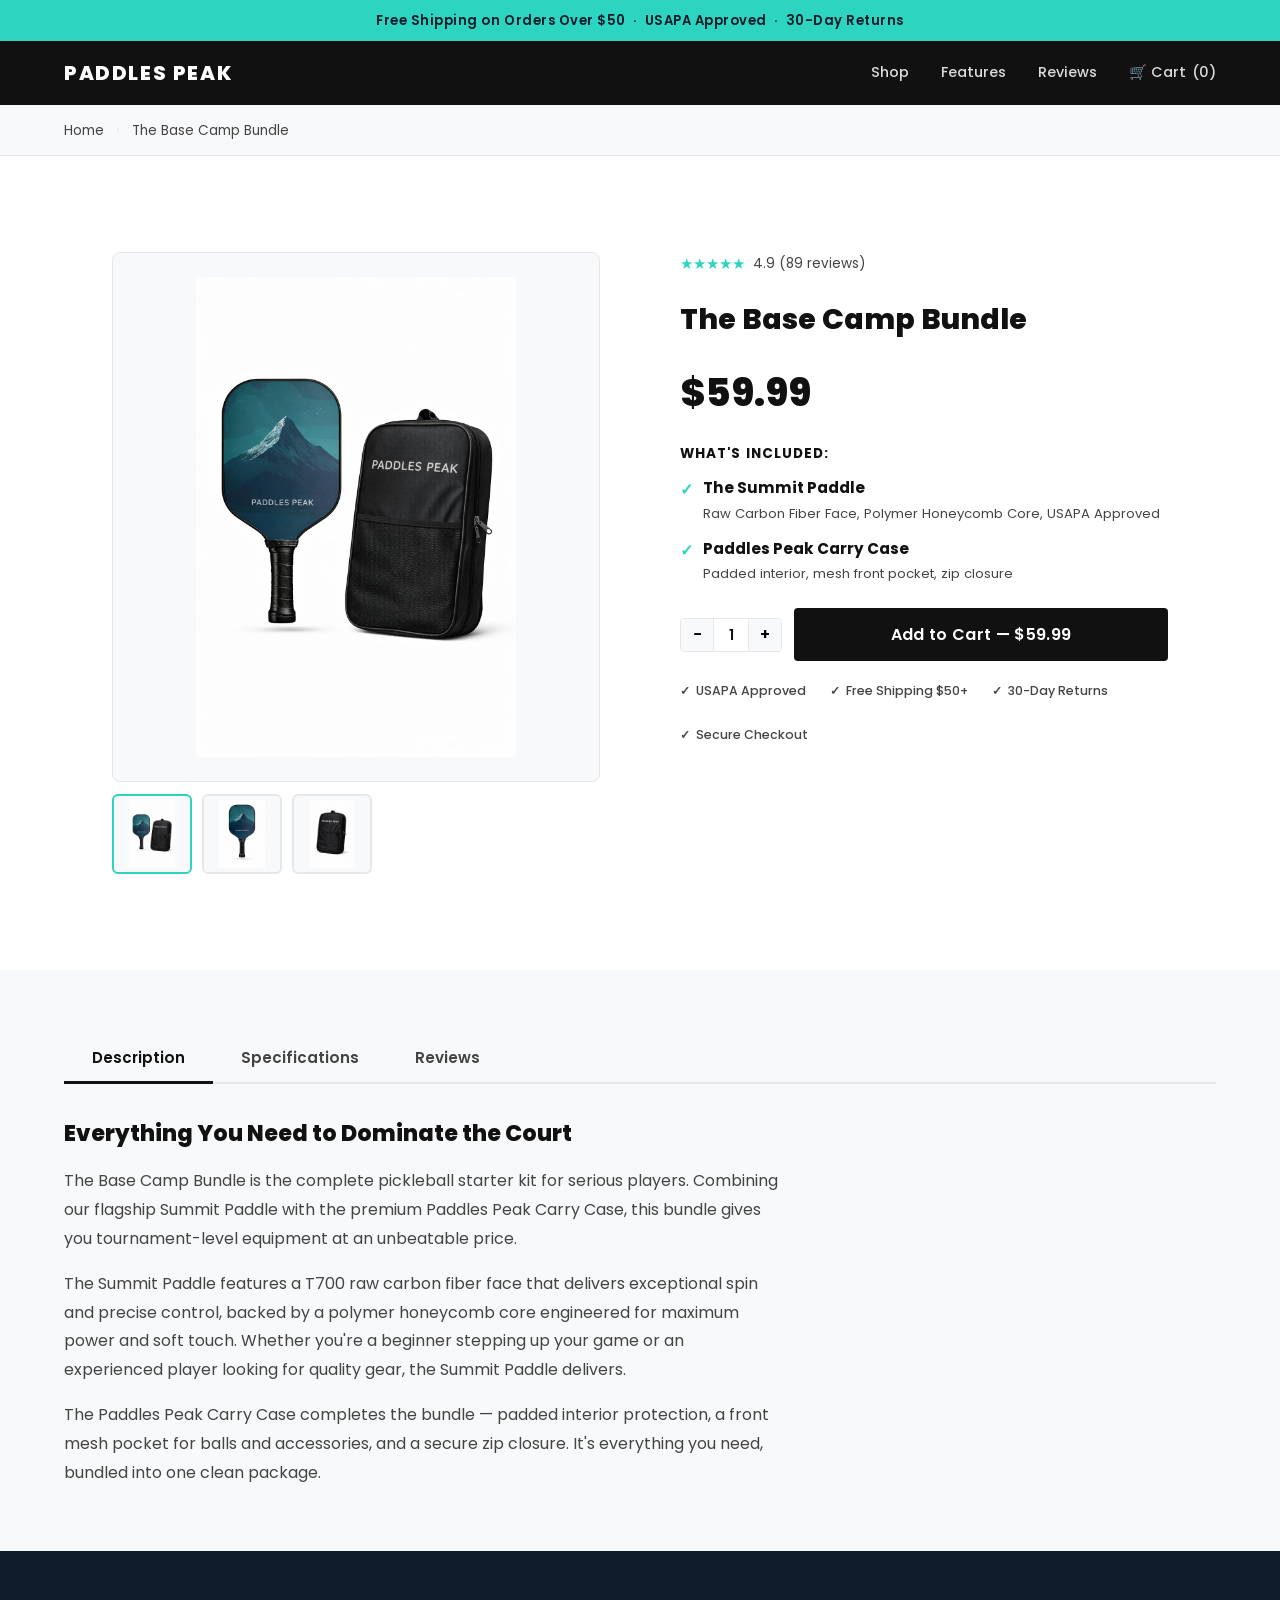
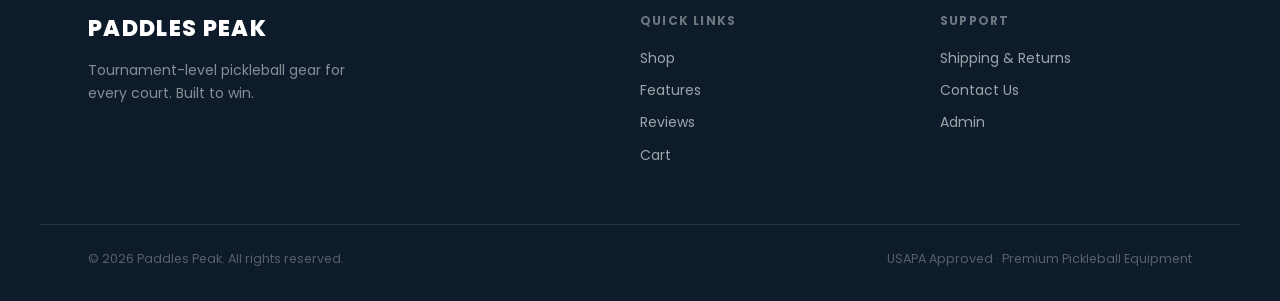
<file: product.html>
<!DOCTYPE html>
<html lang="en">
<head>
  <meta charset="UTF-8">
  <meta name="viewport" content="width=device-width, initial-scale=1.0">
  <title>The Base Camp Bundle — Paddles Peak</title>
  <meta name="description" content="The Base Camp Bundle — The Summit Paddle + Paddles Peak Carry Case. $59.99. USAPA Approved. Raw Carbon Fiber.">
  <link rel="stylesheet" href="css/styles.css">
</head>
<body data-page="product">

  <!-- Announcement Bar -->
  <div class="announcement-bar">
    Free Shipping on Orders Over $50 &nbsp;·&nbsp; USAPA Approved &nbsp;·&nbsp; 30-Day Returns
  </div>

  <!-- Navbar -->
  <nav class="navbar">
    <div class="nav-inner">
      <a href="index.html" class="nav-logo">PADDLES PEAK</a>
      <div class="nav-links">
        <a href="product.html">Shop</a>
        <a href="index.html#features">Features</a>
        <a href="index.html#reviews">Reviews</a>
        <a href="cart.html" class="nav-cart">🛒 Cart <span class="cart-count">(0)</span></a>
      </div>
      <button class="hamburger" id="hamburger" aria-label="Menu">
        <span></span><span></span><span></span>
      </button>
    </div>
  </nav>
  <div class="mobile-menu" id="mobile-menu">
    <a href="product.html">Shop</a>
    <a href="index.html#features">Features</a>
    <a href="index.html#reviews">Reviews</a>
    <a href="cart.html">🛒 Cart <span class="cart-count">(0)</span></a>
  </div>

  <!-- Breadcrumb -->
  <div class="breadcrumb">
    <div class="container">
      <a href="index.html">Home</a>
      <span class="sep">&rsaquo;</span>
      <span>The Base Camp Bundle</span>
    </div>
  </div>

  <!-- Product Section -->
  <section class="product-section">
    <div class="container">
      <div class="product-layout">
        <!-- Gallery -->
        <div class="gallery-col">
          <div class="gallery-main">
            <img id="gallery-main" class="product-img"
              src="images/ChatGPT Image Apr 3, 2026, 03_14_19 PM.png"
              alt="The Base Camp Bundle — paddle and case">
          </div>
          <div class="gallery-thumbs">
            <div class="thumb gallery-thumb"
              data-src="images/ChatGPT Image Apr 3, 2026, 03_14_19 PM.png"
              data-alt="Bundle shot — paddle and case">
              <img src="images/ChatGPT Image Apr 3, 2026, 03_14_19 PM.png" alt="Bundle">
            </div>
            <div class="thumb gallery-thumb"
              data-src="images/ChatGPT Image Apr 3, 2026, 03_14_04 PM.png"
              data-alt="Paddle front">
              <img src="images/ChatGPT Image Apr 3, 2026, 03_14_04 PM.png" alt="Paddle">
            </div>
            <div class="thumb gallery-thumb"
              data-src="images/ChatGPT Image Apr 3, 2026, 03_14_23 PM.png"
              data-alt="Carry case render">
              <img src="images/ChatGPT Image Apr 3, 2026, 03_14_23 PM.png" alt="Case">
            </div>
          </div>
        </div>

        <!-- Product Info -->
        <div class="product-info">
          <div style="display:flex;align-items:center;gap:8px;flex-wrap:wrap;">
            <span style="color:#2dd4bf;font-size:.95rem;">★★★★★</span>
            <span style="font-size:.85rem;color:#444;">4.9 (89 reviews)</span>
          </div>
          <h1 style="font-size:1.8rem;font-weight:800;color:#111;">The Base Camp Bundle</h1>
          <p class="price">$59.99</p>

          <div>
            <p class="includes-title">What's Included:</p>
            <div class="includes-list">
              <div class="includes-item">
                <span class="check">✓</span>
                <div class="includes-item-text">
                  <strong>The Summit Paddle</strong>
                  <p>Raw Carbon Fiber Face, Polymer Honeycomb Core, USAPA Approved</p>
                </div>
              </div>
              <div class="includes-item">
                <span class="check">✓</span>
                <div class="includes-item-text">
                  <strong>Paddles Peak Carry Case</strong>
                  <p>Padded interior, mesh front pocket, zip closure</p>
                </div>
              </div>
            </div>
          </div>

          <!-- Qty + Add to Cart -->
          <div style="display:flex;gap:12px;align-items:center;margin-top:4px;">
            <div class="qty-control">
              <button class="qty-btn" id="qty-minus">−</button>
              <span class="qty-num" id="qty-display">1</span>
              <button class="qty-btn" id="qty-plus">+</button>
            </div>
            <button class="btn-primary" id="add-to-cart-btn" style="flex:1;">Add to Cart — $59.99</button>
          </div>

          <!-- Trust Badges -->
          <div class="hero-trust">
            <span class="trust-badge"><span class="check">✓</span> USAPA Approved</span>
            <span class="trust-badge"><span class="check">✓</span> Free Shipping $50+</span>
            <span class="trust-badge"><span class="check">✓</span> 30-Day Returns</span>
            <span class="trust-badge"><span class="check">✓</span> Secure Checkout</span>
          </div>
        </div>
      </div>
    </div>
  </section>

  <!-- Tabs Section -->
  <section class="product-tabs-section">
    <div class="container">
      <div class="tab-nav">
        <button class="tab-btn active" data-tab="description">Description</button>
        <button class="tab-btn" data-tab="specs">Specifications</button>
        <button class="tab-btn" data-tab="reviews">Reviews</button>
      </div>

      <!-- Description Tab -->
      <div class="tab-pane active" id="tab-description">
        <div style="max-width:720px;">
          <h2 style="font-size:1.4rem;font-weight:800;color:#111;margin-bottom:16px;">Everything You Need to Dominate the Court</h2>
          <p style="margin-bottom:16px;line-height:1.8;">The Base Camp Bundle is the complete pickleball starter kit for serious players. Combining our flagship Summit Paddle with the premium Paddles Peak Carry Case, this bundle gives you tournament-level equipment at an unbeatable price.</p>
          <p style="margin-bottom:16px;line-height:1.8;">The Summit Paddle features a T700 raw carbon fiber face that delivers exceptional spin and precise control, backed by a polymer honeycomb core engineered for maximum power and soft touch. Whether you're a beginner stepping up your game or an experienced player looking for quality gear, the Summit Paddle delivers.</p>
          <p style="line-height:1.8;">The Paddles Peak Carry Case completes the bundle — padded interior protection, a front mesh pocket for balls and accessories, and a secure zip closure. It's everything you need, bundled into one clean package.</p>
        </div>
      </div>

      <!-- Specs Tab -->
      <div class="tab-pane" id="tab-specs">
        <div style="max-width:600px;">
          <table class="specs-table" style="font-size:.95rem;">
            <tr><td>Face Material</td><td>Raw Carbon Fiber (T700)</td></tr>
            <tr><td>Core</td><td>Polymer Honeycomb</td></tr>
            <tr><td>Weight</td><td>7.8 oz</td></tr>
            <tr><td>Grip Size</td><td>4.25 inches</td></tr>
            <tr><td>Grip Length</td><td>5.25 inches</td></tr>
            <tr><td>Paddle Length</td><td>15.5 inches</td></tr>
            <tr><td>Paddle Width</td><td>8 inches</td></tr>
            <tr><td>Certification</td><td>USAPA Approved</td></tr>
            <tr><td>Includes</td><td>Summit Paddle + Paddles Peak Carry Case</td></tr>
            <tr><td>Case Style</td><td>Padded zip-close with front mesh pocket</td></tr>
          </table>
        </div>
      </div>

      <!-- Reviews Tab -->
      <div class="tab-pane" id="tab-reviews">
        <div style="margin-bottom:16px;display:flex;align-items:center;gap:12px;">
          <span style="font-size:2.5rem;font-weight:800;color:#111;">4.9</span>
          <div>
            <div style="color:#2dd4bf;font-size:1.1rem;">★★★★★</div>
            <div style="font-size:.85rem;color:#888;">Based on 89 reviews</div>
          </div>
        </div>
        <div class="reviews-grid" style="grid-template-columns:repeat(auto-fill,minmax(280px,1fr));">
          <div class="review-card">
            <div class="review-stars">★★★★★</div>
            <p class="review-text">"Absolutely love this paddle. The carbon fiber face gives insane spin and the case keeps everything protected. Best purchase I've made for pickleball."</p>
            <p class="review-author">Sarah M. — Verified Buyer</p>
          </div>
          <div class="review-card">
            <div class="review-stars">★★★★★</div>
            <p class="review-text">"Got the bundle and couldn't be happier. Paddle quality is on par with paddles costing twice as much. The carry case is a nice bonus."</p>
            <p class="review-author">James K. — Verified Buyer</p>
          </div>
          <div class="review-card">
            <div class="review-stars">★★★★★</div>
            <p class="review-text">"Fast shipping, great packaging, and the paddle performs beautifully. The mountain graphic looks amazing on court."</p>
            <p class="review-author">Lisa T. — Verified Buyer</p>
          </div>
        </div>
      </div>
    </div>
  </section>

  <!-- Footer -->
  <footer class="footer">
    <div class="footer-inner">
      <div>
        <div class="footer-brand-name">PADDLES PEAK</div>
        <p class="footer-tagline">Tournament-level pickleball gear for every court. Built to win.</p>
      </div>
      <div>
        <div class="footer-col-title">Quick Links</div>
        <div class="footer-links">
          <a href="product.html">Shop</a>
          <a href="index.html#features">Features</a>
          <a href="index.html#reviews">Reviews</a>
          <a href="cart.html">Cart</a>
        </div>
      </div>
      <div>
        <div class="footer-col-title">Support</div>
        <div class="footer-links">
          <a href="#">Shipping &amp; Returns</a>
          <a href="#">Contact Us</a>
          <a href="admin.html">Admin</a>
        </div>
      </div>
    </div>
    <div class="footer-bottom">
      <span>© 2026 Paddles Peak. All rights reserved.</span>
      <span>USAPA Approved · Premium Pickleball Equipment</span>
    </div>
  </footer>

  <script src="js/product-data.js"></script>
  <script src="js/cart.js"></script>
  <script src="js/main.js"></script>
</body>
</html>
</file>
<file: css/styles.css>
/* =============================================
   styles.css — Paddles Peak
   Shopify-style, Selkirk/Hudef inspired
   ============================================= */

@import url('https://fonts.googleapis.com/css2?family=Poppins:wght@300;400;500;600;700;800;900&display=swap');

:root {
  --font: 'Poppins', sans-serif;
  --bg: #FFFFFF;
  --bg-light: #F8F9FA;
  --black: #111111;
  --text: #444444;
  --border: #E5E7EB;
  --accent: #2dd4bf;
  --radius: 4px;
  --shadow: 0 2px 8px rgba(0,0,0,0.08);
  --shadow-md: 0 4px 16px rgba(0,0,0,0.12);
  --nav-height: 64px;
}

/* ── Reset ── */
*, *::before, *::after { box-sizing: border-box; margin: 0; padding: 0; }
html { scroll-behavior: smooth; font-size: 16px; }
body {
  font-family: var(--font);
  background: var(--bg);
  color: var(--text);
  line-height: 1.6;
}
img { max-width: 100%; display: block; }
a { text-decoration: none; color: inherit; }
ul, ol { list-style: none; }
button { cursor: pointer; border: none; font-family: var(--font); }
input, select, textarea { font-family: var(--font); }

/* ── Announcement Bar ── */
.announcement-bar {
  background: #2dd4bf;
  color: #0d1b2a;
  font-weight: 600;
  font-size: 0.82rem;
  letter-spacing: 0.04em;
  text-align: center;
  padding: 10px 16px;
  z-index: 1000;
}

/* ── Navbar ── */
.navbar {
  background: var(--black);
  height: var(--nav-height);
  position: sticky;
  top: 0;
  z-index: 999;
  display: flex;
  align-items: center;
}
.nav-inner {
  max-width: 1200px;
  margin: 0 auto;
  width: 100%;
  padding: 0 24px;
  display: flex;
  align-items: center;
  justify-content: space-between;
}
.nav-logo {
  font-size: 1.25rem;
  font-weight: 800;
  color: #fff;
  letter-spacing: 0.08em;
  text-transform: uppercase;
}
.nav-links {
  display: flex;
  align-items: center;
  gap: 32px;
}
.nav-links a {
  color: #fff;
  font-size: 0.9rem;
  font-weight: 500;
  opacity: 0.85;
  transition: opacity 0.2s;
}
.nav-links a:hover { opacity: 1; }
.nav-cart {
  color: #fff;
  font-size: 0.9rem;
  font-weight: 600;
  display: flex;
  align-items: center;
  gap: 6px;
}
.hamburger {
  display: none;
  flex-direction: column;
  gap: 5px;
  cursor: pointer;
  padding: 4px;
}
.hamburger span {
  display: block;
  width: 22px;
  height: 2px;
  background: #fff;
  border-radius: 2px;
  transition: all 0.3s;
}
.mobile-menu {
  display: none;
  position: fixed;
  top: calc(var(--nav-height) + 38px);
  left: 0;
  right: 0;
  background: var(--black);
  z-index: 998;
  padding: 24px;
  flex-direction: column;
  gap: 20px;
}
.mobile-menu.open { display: flex; }
.mobile-menu a {
  color: #fff;
  font-size: 1rem;
  font-weight: 500;
  padding: 8px 0;
  border-bottom: 1px solid #333;
}

/* ── Buttons ── */
.btn-primary {
  background: var(--black);
  color: #fff;
  border: none;
  padding: 14px 28px;
  font-family: var(--font);
  font-weight: 600;
  font-size: 1rem;
  border-radius: var(--radius);
  cursor: pointer;
  width: 100%;
  letter-spacing: 0.02em;
  transition: background 0.2s;
  display: block;
  text-align: center;
}
.btn-primary:hover { background: #333; }
.btn-secondary {
  background: transparent;
  color: var(--black);
  border: 2px solid var(--black);
  padding: 12px 28px;
  font-family: var(--font);
  font-weight: 600;
  font-size: 0.95rem;
  border-radius: var(--radius);
  cursor: pointer;
  transition: all 0.2s;
  display: inline-block;
  text-align: center;
}
.btn-secondary:hover { background: var(--black); color: #fff; }

/* ── Container ── */
.container {
  max-width: 1200px;
  margin: 0 auto;
  padding: 0 24px;
}

/* ── Hero Section ── */
.hero {
  background: #0d1b2a;
  min-height: 92vh;
  display: grid;
  grid-template-columns: 55% 45%;
  align-items: center;
  position: relative;
  overflow: hidden;
}
.hero::before {
  content: '';
  position: absolute;
  bottom: -100px;
  left: -100px;
  width: 600px;
  height: 600px;
  background: radial-gradient(circle, rgba(45,212,191,0.12) 0%, transparent 70%);
  pointer-events: none;
}
.hero-content {
  padding: 80px 64px;
  color: #fff;
}
.hero-eyebrow {
  margin-bottom: 20px;
}
.eyebrow-badge {
  background: rgba(45,212,191,0.15);
  border: 1px solid rgba(45,212,191,0.4);
  color: #2dd4bf;
  font-size: 0.75rem;
  font-weight: 600;
  letter-spacing: 0.1em;
  padding: 6px 14px;
  border-radius: 100px;
  display: inline-block;
}
.hero-headline {
  font-size: clamp(3rem, 5.5vw, 5.5rem);
  font-weight: 900;
  line-height: 1.0;
  letter-spacing: -0.03em;
  color: #ffffff;
  margin-bottom: 24px;
}
.hero-sub {
  font-size: 1.1rem;
  color: rgba(255,255,255,0.65);
  margin-bottom: 36px;
  max-width: 400px;
  line-height: 1.6;
}
.hero-actions {
  display: flex;
  gap: 16px;
  align-items: center;
  flex-wrap: wrap;
  margin-bottom: 40px;
}
.btn-hero-primary {
  background: #2dd4bf;
  color: #0d1b2a;
  font-weight: 700;
  font-size: 1rem;
  padding: 16px 32px;
  border-radius: 4px;
  border: none;
  cursor: pointer;
  letter-spacing: 0.02em;
  transition: background 0.2s, transform 0.1s;
  white-space: nowrap;
  font-family: var(--font);
}
.btn-hero-primary:hover {
  background: #14b8a6;
  transform: translateY(-1px);
}
.btn-hero-secondary {
  color: rgba(255,255,255,0.8);
  font-size: 0.9rem;
  font-weight: 500;
  text-decoration: none;
  transition: color 0.2s;
}
.btn-hero-secondary:hover { color: #2dd4bf; }
.hero-trust {
  display: flex;
  gap: 24px;
  flex-wrap: wrap;
}
.hero-trust span {
  font-size: 0.78rem;
  color: rgba(255,255,255,0.5);
  font-weight: 500;
}
.trust-badge {
  display: flex;
  align-items: center;
  gap: 6px;
  font-size: 0.8rem;
  font-weight: 600;
  color: rgba(255,255,255,0.6);
}
.trust-badge .check {
  color: #2dd4bf;
  font-weight: 700;
}
/* Trust badges on light backgrounds (product info, etc.) */
.product-info .trust-badge {
  color: var(--text);
}
.product-info .hero-trust span {
  color: var(--text);
}
.hero-image {
  height: 100%;
  min-height: 92vh;
  position: relative;
  overflow: hidden;
  display: flex;
  align-items: center;
  justify-content: center;
  background: #0d1b2a;
}
.hero-img {
  width: 100%;
  height: 100%;
  object-fit: cover;
  object-position: center center;
  display: block;
  opacity: 0.92;
}

/* ── Social Proof Strip ── */
.proof-strip {
  background: #111827;
  padding: 18px 24px;
  border-top: 1px solid rgba(255,255,255,0.08);
}
.proof-pills {
  display: flex;
  justify-content: center;
  align-items: center;
  gap: 16px;
  flex-wrap: wrap;
  max-width: 1000px;
  margin: 0 auto;
}
.proof-pill {
  font-size: 0.8rem;
  font-weight: 600;
  color: rgba(255,255,255,0.7);
  letter-spacing: 0.05em;
  text-transform: uppercase;
}
.proof-pill .stars { color: #f59e0b; }
.proof-divider { color: rgba(255,255,255,0.2); }

/* ── Section Titles ── */
.section-title {
  font-size: 2rem;
  font-weight: 800;
  color: var(--black);
  line-height: 1.2;
}
.section-sub {
  font-size: 1rem;
  color: var(--text);
  margin-top: 8px;
}

/* ── Product Detail Section ── */
.product-section {
  padding: 96px 0;
  background: #fff;
}
.product-layout {
  display: grid;
  grid-template-columns: 1fr 1fr;
  gap: 80px;
  align-items: start;
  max-width: 1200px;
  margin: 0 auto;
  padding: 0 48px;
}
.gallery-main {
  background: #f8f9fa;
  border-radius: 8px;
  padding: 24px;
  margin-bottom: 12px;
  border: 1px solid #e5e7eb;
}
.gallery-main img {
  width: 100%;
  height: 480px;
  object-fit: contain;
  display: block;
}
.gallery-thumbs {
  display: flex;
  gap: 10px;
}
.gallery-thumb {
  width: 80px;
  height: 80px;
  border-radius: 6px;
  overflow: hidden;
  cursor: pointer;
  border: 2px solid #e5e7eb;
  background: #f8f9fa;
  padding: 4px;
  transition: border-color 0.2s;
}
.gallery-thumb:hover, .gallery-thumb.active {
  border-color: #2dd4bf;
}
.gallery-thumb img {
  width: 100%;
  height: 100%;
  object-fit: contain;
}
.product-info {
  display: flex;
  flex-direction: column;
  gap: 20px;
}
.product-name {
  font-size: 2.2rem;
  font-weight: 800;
  color: #111;
  line-height: 1.15;
  margin-bottom: 8px;
}
.product-subtitle {
  font-size: 0.9rem;
  color: #888;
  margin-bottom: 20px;
  font-weight: 500;
}
.product-price {
  font-size: 2.4rem;
  font-weight: 800;
  color: #111;
  margin-bottom: 8px;
}
.product-price-note {
  font-size: 0.85rem;
  color: #10b981;
  font-weight: 600;
  margin-bottom: 28px;
}
.product-info h2 {
  font-size: 2.2rem;
  font-weight: 800;
  color: #111;
  line-height: 1.15;
}
.product-info .price {
  font-size: 2.4rem;
  font-weight: 800;
  color: #111;
}
.includes-title {
  font-size: 0.85rem;
  font-weight: 700;
  text-transform: uppercase;
  letter-spacing: 0.08em;
  color: var(--black);
  margin-bottom: 10px;
}
.includes-list {
  display: flex;
  flex-direction: column;
  gap: 12px;
}
.includes-item {
  display: flex;
  gap: 10px;
  align-items: flex-start;
}
.includes-item .check {
  color: var(--accent);
  font-weight: 700;
  font-size: 1rem;
  margin-top: 2px;
  flex-shrink: 0;
}
.includes-item-text strong {
  font-weight: 700;
  color: var(--black);
  font-size: 0.95rem;
}
.includes-item-text p {
  font-size: 0.82rem;
  color: var(--text);
  margin-top: 2px;
}

/* ── Specs Table ── */
.specs-table {
  width: 100%;
  border-collapse: collapse;
  font-size: 0.875rem;
}
.specs-table tr {
  border-bottom: 1px solid var(--border);
}
.specs-table td {
  padding: 10px 8px;
  color: var(--text);
}
.specs-table td:first-child {
  font-weight: 600;
  color: var(--black);
  width: 45%;
}

/* ── Features Section ── */
.features-section {
  background: #f8f9fa;
  padding: 96px 0;
}
.features-grid {
  display: grid;
  grid-template-columns: repeat(4, 1fr);
  gap: 24px;
  max-width: 1200px;
  margin: 48px auto 0;
  padding: 0 48px;
}
.feature-card {
  background: #fff;
  border: 1px solid #e5e7eb;
  border-radius: 10px;
  padding: 36px 24px;
  text-align: center;
  transition: box-shadow 0.2s, transform 0.2s;
}
.feature-card:hover {
  box-shadow: 0 12px 40px rgba(0,0,0,0.1);
  transform: translateY(-3px);
}
.feature-icon {
  font-size: 2.2rem;
  margin-bottom: 16px;
}
.feature-title {
  font-size: 0.95rem;
  font-weight: 700;
  color: #111;
  margin-bottom: 8px;
}
.feature-desc {
  font-size: 0.85rem;
  color: #666;
  line-height: 1.6;
}
.feature-card h3 {
  font-size: 0.95rem;
  font-weight: 700;
  color: #111;
  margin-bottom: 8px;
}
.feature-card p {
  font-size: 0.85rem;
  color: #666;
  line-height: 1.6;
}

/* ── Reviews Section ── */
.reviews-section {
  background: #fff;
  padding: 96px 0;
}
.reviews-grid {
  display: grid;
  grid-template-columns: repeat(3, 1fr);
  gap: 24px;
  max-width: 1100px;
  margin: 48px auto 0;
  padding: 0 48px;
}
.review-card {
  border: 1px solid #e5e7eb;
  border-radius: 10px;
  padding: 32px;
  background: #fff;
}
.review-stars {
  color: #f59e0b;
  font-size: 1rem;
  margin-bottom: 14px;
}
.review-text {
  font-size: 0.9rem;
  color: #444;
  line-height: 1.7;
  font-style: italic;
  margin-bottom: 20px;
}
.review-author {
  font-size: 0.8rem;
  font-weight: 700;
  color: #111;
  text-transform: uppercase;
  letter-spacing: 0.05em;
}

/* ── Footer ── */
.footer {
  background: #0d1b2a;
  color: rgba(255,255,255,0.6);
  padding: 60px 0 32px;
}
.footer-inner {
  max-width: 1200px;
  margin: 0 auto;
  padding: 0 48px;
  display: grid;
  grid-template-columns: 2fr 1fr 1fr;
  gap: 48px;
  margin-bottom: 48px;
}
.footer-brand-name {
  font-size: 1.4rem;
  font-weight: 800;
  color: #fff;
  letter-spacing: 0.06em;
  margin-bottom: 12px;
}
.footer-tagline {
  font-size: 0.875rem;
  color: rgba(255,255,255,0.5);
  line-height: 1.6;
  max-width: 280px;
}
.footer-col-title {
  font-size: 0.75rem;
  font-weight: 700;
  text-transform: uppercase;
  letter-spacing: 0.1em;
  color: rgba(255,255,255,0.4);
  margin-bottom: 16px;
}
.footer-links {
  display: flex;
  flex-direction: column;
}
.footer-links a {
  display: block;
  color: rgba(255,255,255,0.6);
  font-size: 0.875rem;
  margin-bottom: 10px;
  transition: color 0.2s;
}
.footer-links a:hover { color: #2dd4bf; }
.footer-bottom {
  border-top: 1px solid rgba(255,255,255,0.1);
  padding: 24px 48px 0;
  max-width: 1200px;
  margin: 0 auto;
  display: flex;
  justify-content: space-between;
  align-items: center;
  font-size: 0.78rem;
  color: rgba(255,255,255,0.3);
}

/* ── Cart ── */
.cart-section {
  padding: 64px 0;
  min-height: 60vh;
}
.cart-layout {
  display: grid;
  grid-template-columns: 1fr 380px;
  gap: 48px;
  align-items: start;
}
.cart-table {
  width: 100%;
  border-collapse: collapse;
}
.cart-table th {
  text-align: left;
  font-size: 0.78rem;
  font-weight: 700;
  text-transform: uppercase;
  letter-spacing: 0.08em;
  color: var(--text);
  padding: 12px 8px;
  border-bottom: 2px solid var(--border);
}
.cart-table td {
  padding: 20px 8px;
  border-bottom: 1px solid var(--border);
  vertical-align: middle;
}
.cart-item-img {
  width: 80px;
  height: 80px;
  object-fit: contain;
  background: var(--bg-light);
  border-radius: 6px;
}
.cart-item-name {
  font-weight: 700;
  color: var(--black);
  font-size: 0.95rem;
}
.cart-item-sub {
  font-size: 0.8rem;
  color: var(--text);
  margin-top: 4px;
}
.qty-control {
  display: flex;
  align-items: center;
  gap: 0;
  border: 1px solid var(--border);
  border-radius: var(--radius);
  overflow: hidden;
  width: fit-content;
}
.qty-btn {
  width: 32px;
  height: 32px;
  background: var(--bg-light);
  border: none;
  font-size: 1rem;
  cursor: pointer;
  display: flex;
  align-items: center;
  justify-content: center;
  transition: background 0.15s;
  font-weight: 600;
}
.qty-btn:hover { background: var(--border); }
.qty-num {
  width: 36px;
  text-align: center;
  font-size: 0.9rem;
  font-weight: 600;
  color: var(--black);
  border: none;
  border-left: 1px solid var(--border);
  border-right: 1px solid var(--border);
  padding: 0;
  line-height: 32px;
}
.remove-btn {
  background: none;
  border: none;
  color: var(--text);
  font-size: 0.85rem;
  cursor: pointer;
  text-decoration: underline;
  padding: 0;
  font-family: var(--font);
}
.remove-btn:hover { color: #e53e3e; }
.order-summary {
  background: var(--bg-light);
  border-radius: 8px;
  padding: 28px;
}
.order-summary h3 {
  font-size: 1rem;
  font-weight: 700;
  color: var(--black);
  margin-bottom: 20px;
  text-transform: uppercase;
  letter-spacing: 0.05em;
}
.summary-row {
  display: flex;
  justify-content: space-between;
  font-size: 0.9rem;
  color: var(--text);
  margin-bottom: 12px;
}
.summary-row.total {
  font-weight: 800;
  font-size: 1.1rem;
  color: var(--black);
  border-top: 1px solid var(--border);
  padding-top: 12px;
  margin-top: 8px;
}
.free-ship {
  color: var(--accent);
  font-weight: 600;
}
.empty-cart {
  text-align: center;
  padding: 80px 0;
}
.empty-cart h2 {
  font-size: 1.6rem;
  font-weight: 800;
  color: var(--black);
  margin-bottom: 12px;
}
.empty-cart p { color: var(--text); margin-bottom: 28px; }
.empty-cart .btn-primary { width: auto; display: inline-block; padding: 14px 40px; }

/* ── Breadcrumb ── */
.breadcrumb {
  background: var(--bg-light);
  padding: 12px 0;
  border-bottom: 1px solid var(--border);
}
.breadcrumb a { color: var(--text); font-size: 0.85rem; }
.breadcrumb span { color: var(--text); font-size: 0.85rem; }
.breadcrumb .sep { margin: 0 8px; color: var(--border); }

/* ── Product Page Tabs ── */
.product-tabs-section {
  padding: 64px 0;
  background: var(--bg-light);
}
.tab-nav {
  display: flex;
  border-bottom: 2px solid var(--border);
  margin-bottom: 32px;
  gap: 0;
}
.tab-btn {
  padding: 12px 28px;
  background: none;
  border: none;
  font-family: var(--font);
  font-size: 0.95rem;
  font-weight: 600;
  color: var(--text);
  cursor: pointer;
  border-bottom: 3px solid transparent;
  margin-bottom: -2px;
  transition: color 0.2s, border-color 0.2s;
}
.tab-btn.active {
  color: var(--black);
  border-bottom-color: var(--black);
}
.tab-pane { display: none; }
.tab-pane.active { display: block; }

/* ── Checkout ── */
.checkout-section {
  padding: 64px 0;
  min-height: 70vh;
}
.checkout-layout {
  display: grid;
  grid-template-columns: 1fr 380px;
  gap: 48px;
  align-items: start;
}
.checkout-progress {
  display: flex;
  align-items: center;
  gap: 0;
  margin-bottom: 40px;
}
.progress-step {
  display: flex;
  align-items: center;
  gap: 8px;
  font-size: 0.875rem;
  font-weight: 600;
  color: var(--text);
}
.progress-step.active { color: var(--black); }
.progress-step.done { color: var(--accent); }
.progress-num {
  width: 28px;
  height: 28px;
  border-radius: 50%;
  background: var(--bg-light);
  border: 2px solid var(--border);
  display: flex;
  align-items: center;
  justify-content: center;
  font-size: 0.78rem;
  font-weight: 700;
  flex-shrink: 0;
}
.progress-step.active .progress-num {
  background: var(--black);
  border-color: var(--black);
  color: #fff;
}
.progress-step.done .progress-num {
  background: var(--accent);
  border-color: var(--accent);
  color: #fff;
}
.progress-line {
  flex: 1;
  height: 2px;
  background: var(--border);
  margin: 0 12px;
}
.checkout-form-card {
  background: var(--bg);
  border: 1px solid var(--border);
  border-radius: 8px;
  padding: 32px;
}
.checkout-form-card h2 {
  font-size: 1.2rem;
  font-weight: 700;
  color: var(--black);
  margin-bottom: 24px;
}
.form-row {
  display: grid;
  grid-template-columns: 1fr 1fr;
  gap: 16px;
}
.form-group {
  margin-bottom: 20px;
}
.form-group label {
  display: block;
  font-size: 0.82rem;
  font-weight: 600;
  color: var(--black);
  margin-bottom: 6px;
  text-transform: uppercase;
  letter-spacing: 0.05em;
}
.form-group input,
.form-group select {
  width: 100%;
  padding: 12px 14px;
  border: 1px solid var(--border);
  border-radius: var(--radius);
  font-size: 0.95rem;
  color: var(--black);
  background: var(--bg);
  transition: border-color 0.2s;
  outline: none;
}
.form-group input:focus,
.form-group select:focus {
  border-color: var(--black);
}
.checkout-step { display: none; }
.checkout-step.active { display: block; }
.confirmation-box {
  text-align: center;
  padding: 48px 32px;
}
.confirmation-box .big-check {
  font-size: 4rem;
  margin-bottom: 20px;
}
.confirmation-box h2 {
  font-size: 2rem;
  font-weight: 800;
  color: var(--black);
  margin-bottom: 12px;
}
.confirmation-box p { color: var(--text); margin-bottom: 8px; }
.order-number {
  font-size: 1.1rem;
  font-weight: 700;
  color: var(--black);
  background: var(--bg-light);
  padding: 10px 20px;
  border-radius: var(--radius);
  display: inline-block;
  margin: 16px 0;
}
.checkout-summary {
  background: var(--bg-light);
  border-radius: 8px;
  padding: 28px;
  position: sticky;
  top: calc(var(--nav-height) + 16px);
}
.checkout-summary h3 {
  font-size: 0.9rem;
  font-weight: 700;
  text-transform: uppercase;
  letter-spacing: 0.08em;
  color: var(--black);
  margin-bottom: 20px;
}
.checkout-item {
  display: flex;
  gap: 14px;
  align-items: center;
  margin-bottom: 20px;
}
.checkout-item img {
  width: 64px;
  height: 64px;
  object-fit: contain;
  background: var(--bg);
  border-radius: 6px;
}
.checkout-item-name {
  font-size: 0.9rem;
  font-weight: 700;
  color: var(--black);
}
.checkout-item-sub {
  font-size: 0.78rem;
  color: var(--text);
  margin-top: 2px;
}

/* ── Admin ── */
.admin-section {
  padding: 48px 0;
  min-height: 80vh;
}
.admin-header {
  display: flex;
  justify-content: space-between;
  align-items: center;
  margin-bottom: 36px;
}
.admin-header h1 {
  font-size: 1.6rem;
  font-weight: 800;
  color: var(--black);
}
.stats-grid {
  display: grid;
  grid-template-columns: repeat(4, 1fr);
  gap: 20px;
  margin-bottom: 40px;
}
.stat-card {
  background: var(--bg-light);
  border-radius: 8px;
  padding: 24px;
  border: 1px solid var(--border);
}
.stat-label {
  font-size: 0.78rem;
  font-weight: 700;
  text-transform: uppercase;
  letter-spacing: 0.08em;
  color: var(--text);
  margin-bottom: 8px;
}
.stat-value {
  font-size: 2rem;
  font-weight: 800;
  color: var(--black);
}
.stat-card.alert .stat-value { color: #e53e3e; }
.admin-section-title {
  font-size: 1.1rem;
  font-weight: 700;
  color: var(--black);
  margin-bottom: 16px;
  padding-bottom: 10px;
  border-bottom: 2px solid var(--border);
}
.data-table {
  width: 100%;
  border-collapse: collapse;
  background: var(--bg);
  border-radius: 8px;
  overflow: hidden;
  box-shadow: var(--shadow);
  margin-bottom: 40px;
  font-size: 0.875rem;
}
.data-table th {
  background: var(--black);
  color: #fff;
  text-align: left;
  padding: 12px 16px;
  font-size: 0.78rem;
  font-weight: 700;
  text-transform: uppercase;
  letter-spacing: 0.06em;
}
.data-table td {
  padding: 14px 16px;
  border-bottom: 1px solid var(--border);
  color: var(--text);
}
.data-table tr:last-child td { border-bottom: none; }
.data-table td strong { color: var(--black); font-weight: 600; }
.badge {
  display: inline-block;
  padding: 3px 10px;
  border-radius: 20px;
  font-size: 0.75rem;
  font-weight: 700;
}
.badge-danger { background: #fee2e2; color: #e53e3e; }
.badge-success { background: #d1fae5; color: #059669; }
.badge-warning { background: #fef3c7; color: #d97706; }
.status-select {
  border: 1px solid var(--border);
  border-radius: var(--radius);
  padding: 6px 10px;
  font-size: 0.82rem;
  font-family: var(--font);
  color: var(--black);
  background: var(--bg);
  cursor: pointer;
}
.stock-input {
  width: 72px;
  border: 1px solid var(--border);
  border-radius: var(--radius);
  padding: 6px 10px;
  font-size: 0.9rem;
  font-family: var(--font);
  text-align: center;
}
.save-btn {
  background: var(--black);
  color: #fff;
  border: none;
  padding: 7px 14px;
  border-radius: var(--radius);
  font-size: 0.8rem;
  font-weight: 600;
  cursor: pointer;
  font-family: var(--font);
  margin-left: 8px;
}
.save-btn:hover { background: #333; }
.admin-login {
  max-width: 400px;
  margin: 80px auto;
  text-align: center;
  padding: 48px 40px;
  background: var(--bg);
  border: 1px solid var(--border);
  border-radius: 8px;
  box-shadow: var(--shadow);
}
.admin-login h2 {
  font-size: 1.5rem;
  font-weight: 800;
  color: var(--black);
  margin-bottom: 8px;
}
.admin-login p {
  color: var(--text);
  font-size: 0.9rem;
  margin-bottom: 24px;
}
.admin-login input {
  width: 100%;
  padding: 12px 14px;
  border: 1px solid var(--border);
  border-radius: var(--radius);
  font-size: 0.95rem;
  font-family: var(--font);
  color: var(--black);
  margin-bottom: 16px;
  outline: none;
}
.admin-login input:focus { border-color: var(--black); }
.error-msg {
  color: #e53e3e;
  font-size: 0.85rem;
  margin-top: -8px;
  margin-bottom: 12px;
}

/* ── Toast ── */
.cart-toast {
  position: fixed;
  bottom: 24px;
  right: 24px;
  background: var(--black);
  color: #fff;
  padding: 14px 24px;
  border-radius: var(--radius);
  font-size: 0.9rem;
  font-weight: 600;
  opacity: 0;
  transform: translateY(10px);
  transition: opacity 0.3s, transform 0.3s;
  z-index: 9999;
  pointer-events: none;
}
.cart-toast.show {
  opacity: 1;
  transform: translateY(0);
}

/* ── Page Header ── */
.page-header {
  background: var(--bg-light);
  padding: 48px 0;
  border-bottom: 1px solid var(--border);
  text-align: center;
}
.page-header h1 {
  font-size: 2rem;
  font-weight: 800;
  color: var(--black);
}
.page-header p {
  color: var(--text);
  margin-top: 8px;
}

/* ── CTA Band ── */
.cta-band {
  background: #2dd4bf;
  padding: 80px 24px;
  text-align: center;
}
.cta-band h2 {
  font-size: clamp(2rem, 4vw, 3rem);
  font-weight: 900;
  color: #0d1b2a;
  margin-bottom: 16px;
  letter-spacing: -0.02em;
}
.cta-band p {
  font-size: 1.1rem;
  color: rgba(13,27,42,0.7);
  margin-bottom: 40px;
}
.btn-cta {
  background: #0d1b2a;
  color: #fff;
  font-weight: 700;
  font-size: 1.1rem;
  padding: 18px 48px;
  border-radius: 4px;
  border: none;
  cursor: pointer;
  letter-spacing: 0.02em;
  transition: background 0.2s, transform 0.1s;
  font-family: var(--font);
  display: inline-block;
  text-decoration: none;
}
.btn-cta:hover {
  background: #1a2f47;
  transform: translateY(-2px);
}

/* ── Mobile Responsive ── */
@media (max-width: 768px) {
  .hero {
    grid-template-columns: 1fr;
    min-height: auto;
  }
  .hero-content {
    padding: 60px 24px 40px;
    order: 2;
  }
  .hero-image {
    min-height: 50vw;
    height: 50vw;
    order: 1;
  }
  .hero-headline {
    font-size: clamp(2.4rem, 9vw, 3.5rem);
  }
  .product-layout {
    grid-template-columns: 1fr;
    gap: 40px;
    padding: 0 24px;
  }
  .features-grid {
    grid-template-columns: repeat(2, 1fr);
    padding: 0 24px;
  }
  .reviews-grid {
    grid-template-columns: 1fr;
    padding: 0 24px;
  }
  .footer-inner {
    grid-template-columns: 1fr;
    gap: 32px;
    padding: 0 24px;
  }
  .footer-bottom {
    padding: 24px 24px 0;
    flex-direction: column;
    gap: 8px;
    text-align: center;
  }
  .hero-actions {
    flex-direction: column;
    align-items: flex-start;
  }
  .cart-layout {
    grid-template-columns: 1fr;
  }
  .checkout-layout {
    grid-template-columns: 1fr;
  }
  .stats-grid {
    grid-template-columns: repeat(2, 1fr);
  }
}
@media (max-width: 480px) {
  .features-grid {
    grid-template-columns: 1fr;
  }
  .nav-links {
    gap: 16px;
  }
  .form-row { grid-template-columns: 1fr; }
  .stats-grid { grid-template-columns: 1fr 1fr; }
  .container { padding: 0 16px; }
}

/* ── Hamburger / Mobile Nav ── */
@media (max-width: 640px) {
  .nav-links { display: none; }
  .hamburger { display: flex; }
  .proof-pills { gap: 16px; }
  .proof-divider { display: none; }
}
</file>
<file: css/landing.css>
/* ============================================================
   Paddles Peak — Single-product DTC Landing Page Styles
   ============================================================ */

@import url('https://fonts.googleapis.com/css2?family=Inter:wght@300;400;500;600;700;800;900&display=swap');

/* ---- Reset & Base ---------------------------------------- */
*, *::before, *::after { box-sizing: border-box; margin: 0; padding: 0; }

:root {
  --black: #0B0B0B;
  --white: #FFFFFF;
  --off-white: #F7F7F7;
  --teal: #2EC4B6;
  --teal-dark: #1aafa2;
  --text-dark: #111111;
  --text-muted: #6B6B6B;
}

html { scroll-behavior: smooth; }

body {
  font-family: 'Inter', -apple-system, BlinkMacSystemFont, sans-serif;
  background: var(--white);
  color: var(--text-dark);
  -webkit-font-smoothing: antialiased;
  -moz-osx-font-smoothing: grayscale;
}

/* ---- Sticky Header --------------------------------------- */
.site-header {
  position: fixed;
  top: 0; left: 0; right: 0;
  z-index: 100;
  background: rgba(11,11,11,0.85);
  backdrop-filter: blur(12px);
  -webkit-backdrop-filter: blur(12px);
  border-bottom: 1px solid rgba(255,255,255,0.06);
  height: 64px;
}
.header-inner {
  max-width: 1200px;
  margin: 0 auto;
  padding: 0 32px;
  height: 100%;
  display: flex;
  align-items: center;
  justify-content: space-between;
}
.logo {
  font-size: 1.1rem;
  font-weight: 800;
  color: #fff;
  letter-spacing: 0.08em;
  text-decoration: none;
  text-transform: uppercase;
}
.logo span { color: #2EC4B6; }
.header-nav {
  display: flex;
  gap: 32px;
  align-items: center;
}
.header-nav a {
  color: rgba(255,255,255,0.7);
  text-decoration: none;
  font-size: 0.875rem;
  font-weight: 500;
  transition: color 0.2s;
}
.header-nav a:hover { color: #fff; }
.header-cart {
  background: #2EC4B6;
  color: #000 !important;
  padding: 8px 18px;
  border-radius: 100px;
  font-weight: 600 !important;
  font-size: 0.8rem !important;
}

/* ---- Hero ------------------------------------------------ */
.hero {
  min-height: 100vh;
  padding-top: 64px;
  background: #0B0B0B;
  display: grid;
  grid-template-columns: 1fr 1fr;
  align-items: center;
  position: relative;
  overflow: hidden;
}
.hero::after {
  content: '';
  position: absolute;
  inset: 0;
  background: radial-gradient(ellipse at 70% 50%, rgba(46,196,182,0.08) 0%, transparent 65%);
  pointer-events: none;
}
.hero-content {
  padding: 80px 80px 80px 120px;
  position: relative;
  z-index: 2;
}
.hero-badge {
  display: inline-block;
  background: rgba(46,196,182,0.12);
  border: 1px solid rgba(46,196,182,0.3);
  color: #2EC4B6;
  font-size: 0.72rem;
  font-weight: 600;
  letter-spacing: 0.12em;
  text-transform: uppercase;
  padding: 7px 16px;
  border-radius: 100px;
  margin-bottom: 28px;
}
.hero-headline {
  font-size: clamp(3.5rem, 6vw, 6.5rem);
  font-weight: 900;
  line-height: 0.95;
  letter-spacing: -0.04em;
  color: #ffffff;
  margin-bottom: 28px;
}
.hero-sub {
  font-size: 1.1rem;
  color: rgba(255,255,255,0.55);
  line-height: 1.6;
  margin-bottom: 36px;
  max-width: 380px;
}
.hero-price-block {
  display: flex;
  align-items: baseline;
  gap: 16px;
  margin-bottom: 36px;
}
.hero-price-main {
  font-size: 3.5rem;
  font-weight: 800;
  color: #fff;
  letter-spacing: -0.03em;
}
.hero-price-was {
  display: flex;
  flex-direction: column;
  gap: 2px;
}
.was-label {
  font-size: 0.7rem;
  color: rgba(255,255,255,0.4);
  text-transform: uppercase;
  letter-spacing: 0.08em;
}
.was-price {
  font-size: 1rem;
  color: rgba(255,255,255,0.4);
  text-decoration: line-through;
}
.save-badge {
  font-size: 0.72rem;
  font-weight: 700;
  color: #2EC4B6;
  background: rgba(46,196,182,0.1);
  padding: 2px 8px;
  border-radius: 4px;
}
.hero-ctas {
  display: flex;
  gap: 16px;
  align-items: center;
  margin-bottom: 28px;
  flex-wrap: wrap;
}
.btn-buy {
  background: #2EC4B6;
  color: #000;
  font-weight: 700;
  font-size: 1rem;
  padding: 16px 36px;
  border-radius: 100px;
  border: none;
  cursor: pointer;
  letter-spacing: 0.01em;
  transition: background 0.2s, transform 0.15s;
  white-space: nowrap;
  font-family: inherit;
}
.btn-buy:hover {
  background: #1aafa2;
  transform: translateY(-2px);
}
.btn-learn {
  color: rgba(255,255,255,0.6);
  font-size: 0.875rem;
  font-weight: 500;
  text-decoration: none;
  transition: color 0.2s;
}
.btn-learn:hover { color: #fff; }
.hero-microtrust {
  display: flex;
  gap: 20px;
  flex-wrap: wrap;
}
.hero-microtrust span {
  font-size: 0.75rem;
  color: rgba(255,255,255,0.35);
  font-weight: 500;
}

/* Hero visual */
.hero-visual {
  height: 100vh;
  position: relative;
  overflow: hidden;
  display: flex;
  align-items: center;
  justify-content: center;
}
.hero-visual-glow {
  position: absolute;
  inset: 0;
  background: radial-gradient(circle at 50% 60%, rgba(46,196,182,0.1) 0%, transparent 65%);
  pointer-events: none;
}
.hero-img {
  width: 100%;
  height: 100%;
  object-fit: cover;
  object-position: center;
  display: block;
  opacity: 0.9;
  transition: transform 0.6s ease;
}
.hero-img:hover { transform: scale(1.02); }

/* ---- Trust Bar ------------------------------------------- */
.trust-bar {
  background: #111;
  border-top: 1px solid rgba(255,255,255,0.06);
  border-bottom: 1px solid rgba(255,255,255,0.06);
  padding: 20px 24px;
}
.trust-bar-inner {
  max-width: 1100px;
  margin: 0 auto;
  display: flex;
  align-items: center;
  justify-content: center;
  gap: 0;
  flex-wrap: wrap;
}
.trust-item {
  display: flex;
  align-items: center;
  gap: 8px;
  padding: 8px 28px;
}
.trust-divider {
  width: 1px;
  height: 28px;
  background: rgba(255,255,255,0.1);
}
.trust-stars { color: #f59e0b; font-size: 0.85rem; }
.trust-num {
  font-size: 1.1rem;
  font-weight: 800;
  color: #fff;
}
.trust-icon { font-size: 1.1rem; }
.trust-label {
  font-size: 0.78rem;
  font-weight: 600;
  color: rgba(255,255,255,0.6);
  text-transform: uppercase;
  letter-spacing: 0.06em;
}

/* ---- Benefits -------------------------------------------- */
.benefits-section {
  background: #F7F7F7;
  padding: 120px 32px;
}
.section-container {
  max-width: 1100px;
  margin: 0 auto;
}
.section-label {
  font-size: 0.72rem;
  font-weight: 700;
  text-transform: uppercase;
  letter-spacing: 0.3em;
  color: #2EC4B6;
  margin-bottom: 16px;
}
.section-headline {
  font-size: clamp(2.5rem, 4vw, 4rem);
  font-weight: 900;
  letter-spacing: -0.03em;
  color: #0B0B0B;
  line-height: 1.05;
  margin-bottom: 64px;
}
.benefits-grid {
  display: grid;
  grid-template-columns: repeat(4, 1fr);
  gap: 24px;
}
.benefit-card {
  background: #fff;
  border-radius: 20px;
  padding: 36px 28px;
  border: 1px solid rgba(0,0,0,0.06);
  transition: transform 0.2s, box-shadow 0.2s;
}
.benefit-card:hover {
  transform: translateY(-4px);
  box-shadow: 0 20px 60px rgba(0,0,0,0.08);
}
.benefit-icon {
  font-size: 2rem;
  margin-bottom: 20px;
}
.benefit-card h3 {
  font-size: 1rem;
  font-weight: 700;
  color: #0B0B0B;
  margin-bottom: 10px;
}
.benefit-card p {
  font-size: 0.875rem;
  color: #6B6B6B;
  line-height: 1.65;
}

/* ---- Showcase -------------------------------------------- */
.showcase-section {
  background: #0B0B0B;
  padding: 120px 32px;
}
.showcase-grid {
  display: grid;
  grid-template-columns: 2fr 1fr;
  gap: 16px;
  margin-top: 48px;
}
.showcase-main, .showcase-thumb {
  border-radius: 20px;
  overflow: hidden;
  background: #181818;
  border: 1px solid rgba(255,255,255,0.06);
}
.showcase-main img {
  width: 100%;
  height: 520px;
  object-fit: contain;
  padding: 32px;
  display: block;
  transition: transform 0.4s ease;
}
.showcase-main:hover img { transform: scale(1.04); }
.showcase-side {
  display: flex;
  flex-direction: column;
  gap: 16px;
}
.showcase-thumb img {
  width: 100%;
  height: 100%;
  object-fit: contain;
  padding: 24px;
  display: block;
  min-height: 240px;
  transition: transform 0.4s ease;
}
.showcase-thumb:hover img { transform: scale(1.04); }

/* ---- Bundle Section -------------------------------------- */
.bundle-section {
  background: #F7F7F7;
  padding: 120px 32px;
}
.bundle-layout {
  display: grid;
  grid-template-columns: 1fr 1fr;
  gap: 80px;
  align-items: center;
  margin-top: 48px;
}
.bundle-image {
  border-radius: 24px;
  overflow: hidden;
  background: #fff;
  border: 1px solid rgba(0,0,0,0.06);
  padding: 32px;
}
.bundle-image img {
  width: 100%;
  object-fit: contain;
  display: block;
  max-height: 480px;
}
.bundle-includes h3 {
  font-size: 0.72rem;
  font-weight: 700;
  text-transform: uppercase;
  letter-spacing: 0.2em;
  color: #999;
  margin-bottom: 24px;
}
.bundle-item {
  display: flex;
  gap: 16px;
  padding: 20px 0;
  border-bottom: 1px solid rgba(0,0,0,0.07);
}
.bundle-item-check {
  width: 28px;
  height: 28px;
  background: rgba(46,196,182,0.12);
  border-radius: 50%;
  display: flex;
  align-items: center;
  justify-content: center;
  color: #2EC4B6;
  font-size: 0.8rem;
  font-weight: 700;
  flex-shrink: 0;
  margin-top: 2px;
}
.bundle-item strong {
  display: block;
  font-size: 0.95rem;
  font-weight: 700;
  color: #111;
  margin-bottom: 4px;
}
.bundle-item p {
  font-size: 0.82rem;
  color: #777;
  line-height: 1.5;
}
.bundle-value-compare {
  margin: 32px 0;
  background: #fff;
  border-radius: 16px;
  padding: 24px;
  border: 1px solid rgba(0,0,0,0.07);
}
.bundle-line {
  display: flex;
  justify-content: space-between;
  padding: 10px 0;
  font-size: 0.875rem;
  color: #555;
  border-bottom: 1px solid rgba(0,0,0,0.06);
}
.bundle-value-price { color: #999; text-decoration: line-through; }
.bundle-total-line {
  font-size: 1.1rem;
  font-weight: 800;
  color: #0B0B0B;
  border-bottom: none;
  padding-top: 16px;
}
.bundle-final-price { color: #0B0B0B; }
.bundle-savings-tag {
  display: inline-block;
  background: rgba(46,196,182,0.12);
  color: #1aafa2;
  font-size: 0.75rem;
  font-weight: 700;
  padding: 5px 14px;
  border-radius: 100px;
  margin-top: 12px;
}
.btn-buy-dark {
  background: #0B0B0B !important;
  color: #fff !important;
}
.btn-buy-dark:hover { background: #222 !important; transform: translateY(-2px); }
.bundle-cta-wrap { margin-top: 24px; }
.bundle-cta-note {
  font-size: 0.78rem;
  color: #e85d04;
  font-weight: 600;
  margin-top: 12px;
  text-align: center;
}

/* ---- Reviews --------------------------------------------- */
.reviews-section {
  background: #F7F7F7;
  padding: 120px 32px;
}
.reviews-grid {
  display: grid;
  grid-template-columns: repeat(3, 1fr);
  gap: 24px;
  margin-top: 48px;
}
.review-card {
  background: #fff;
  border-radius: 24px;
  padding: 40px 32px;
  border: 1px solid rgba(0,0,0,0.05);
  box-shadow: 0 8px 40px rgba(0,0,0,0.04);
}
.review-stars {
  color: #f59e0b;
  font-size: 1.1rem;
  margin-bottom: 20px;
  letter-spacing: 2px;
}
.review-text {
  font-size: 1rem;
  color: #444;
  line-height: 1.75;
  font-style: italic;
  margin-bottom: 28px;
}
.review-author {
  font-size: 0.78rem;
  font-weight: 700;
  color: #111;
  text-transform: uppercase;
  letter-spacing: 0.08em;
}

/* ---- Final CTA ------------------------------------------- */
.final-cta {
  background: #0B0B0B;
  padding: 140px 32px;
  position: relative;
  overflow: hidden;
}
.final-cta::before {
  content: '';
  position: absolute;
  top: 50%; left: 50%;
  transform: translate(-50%, -50%);
  width: 800px;
  height: 400px;
  background: radial-gradient(ellipse, rgba(46,196,182,0.06) 0%, transparent 70%);
  pointer-events: none;
}

/* ---- Footer ---------------------------------------------- */
.site-footer {
  background: #fff;
  border-top: 1px solid rgba(0,0,0,0.07);
  padding: 48px 32px 32px;
}
.footer-inner {
  max-width: 1200px;
  margin: 0 auto;
  display: flex;
  flex-direction: column;
  gap: 20px;
}
.footer-logo {
  font-size: 1.1rem;
  font-weight: 800;
  color: #0B0B0B;
  letter-spacing: 0.06em;
  text-transform: uppercase;
}
.footer-logo span { color: #2EC4B6; }
.footer-brand p {
  font-size: 0.82rem;
  color: #999;
  margin-top: 4px;
}
.footer-links {
  display: flex;
  gap: 28px;
  flex-wrap: wrap;
}
.footer-links a {
  font-size: 0.82rem;
  color: #777;
  text-decoration: none;
  transition: color 0.2s;
}
.footer-links a:hover { color: #0B0B0B; }
.footer-copy {
  font-size: 0.75rem;
  color: #bbb;
  padding-top: 16px;
  border-top: 1px solid rgba(0,0,0,0.06);
}

/* ---- Sticky Mobile CTA ----------------------------------- */
.sticky-cta {
  display: none;
  position: fixed;
  bottom: 0; left: 0; right: 0;
  z-index: 200;
  background: rgba(11,11,11,0.95);
  backdrop-filter: blur(12px);
  -webkit-backdrop-filter: blur(12px);
  border-top: 1px solid rgba(255,255,255,0.1);
  padding: 12px 20px;
}
.sticky-cta-inner {
  max-width: 600px;
  margin: 0 auto;
  display: flex;
  align-items: center;
  justify-content: space-between;
  gap: 16px;
}
.sticky-product-info {
  display: flex;
  flex-direction: column;
}
.sticky-name {
  font-size: 0.78rem;
  font-weight: 700;
  color: #fff;
  text-transform: uppercase;
  letter-spacing: 0.06em;
}
.sticky-price {
  font-size: 1.1rem;
  font-weight: 800;
  color: #2EC4B6;
}

/* ---- Animations ------------------------------------------ */
.fade-in {
  opacity: 0;
  transform: translateY(28px);
  transition: opacity 0.65s ease, transform 0.65s ease;
}
.fade-in.visible {
  opacity: 1;
  transform: translateY(0);
}

/* ---- Cart Toast ------------------------------------------ */
.cart-toast {
  position: fixed;
  bottom: 32px;
  left: 50%;
  transform: translateX(-50%) translateY(20px);
  background: #0B0B0B;
  color: #fff;
  padding: 14px 28px;
  border-radius: 100px;
  font-size: 0.875rem;
  font-weight: 600;
  border: 1px solid rgba(46,196,182,0.4);
  opacity: 0;
  transition: opacity 0.3s, transform 0.3s;
  pointer-events: none;
  z-index: 9999;
}
.cart-toast.show {
  opacity: 1;
  transform: translateX(-50%) translateY(0);
}

/* ---- Responsive ------------------------------------------ */
@media (max-width: 768px) {
  .sticky-cta { display: block; }

  .hero { grid-template-columns: 1fr; min-height: auto; }
  .hero-content { padding: 60px 24px 40px; }
  .hero-visual { height: 60vw; }
  .hero-headline { font-size: clamp(2.8rem, 10vw, 4rem); }

  .benefits-grid { grid-template-columns: 1fr 1fr; }
  .reviews-grid { grid-template-columns: 1fr; }
  .bundle-layout { grid-template-columns: 1fr; gap: 40px; }

  .showcase-grid { grid-template-columns: 1fr; }
  .showcase-main img { height: 300px; }
  .showcase-side { flex-direction: row; }

  .trust-item { padding: 8px 14px; }
  .trust-divider { display: none; }

  .header-inner { padding: 0 16px; }
  .header-nav { gap: 16px; }

  .benefits-section,
  .bundle-section,
  .reviews-section,
  .showcase-section { padding: 80px 20px; }

  .final-cta { padding: 80px 20px; }
}

@media (max-width: 480px) {
  .benefits-grid { grid-template-columns: 1fr; }
  .hero-price-main { font-size: 2.5rem; }
}
</file>
